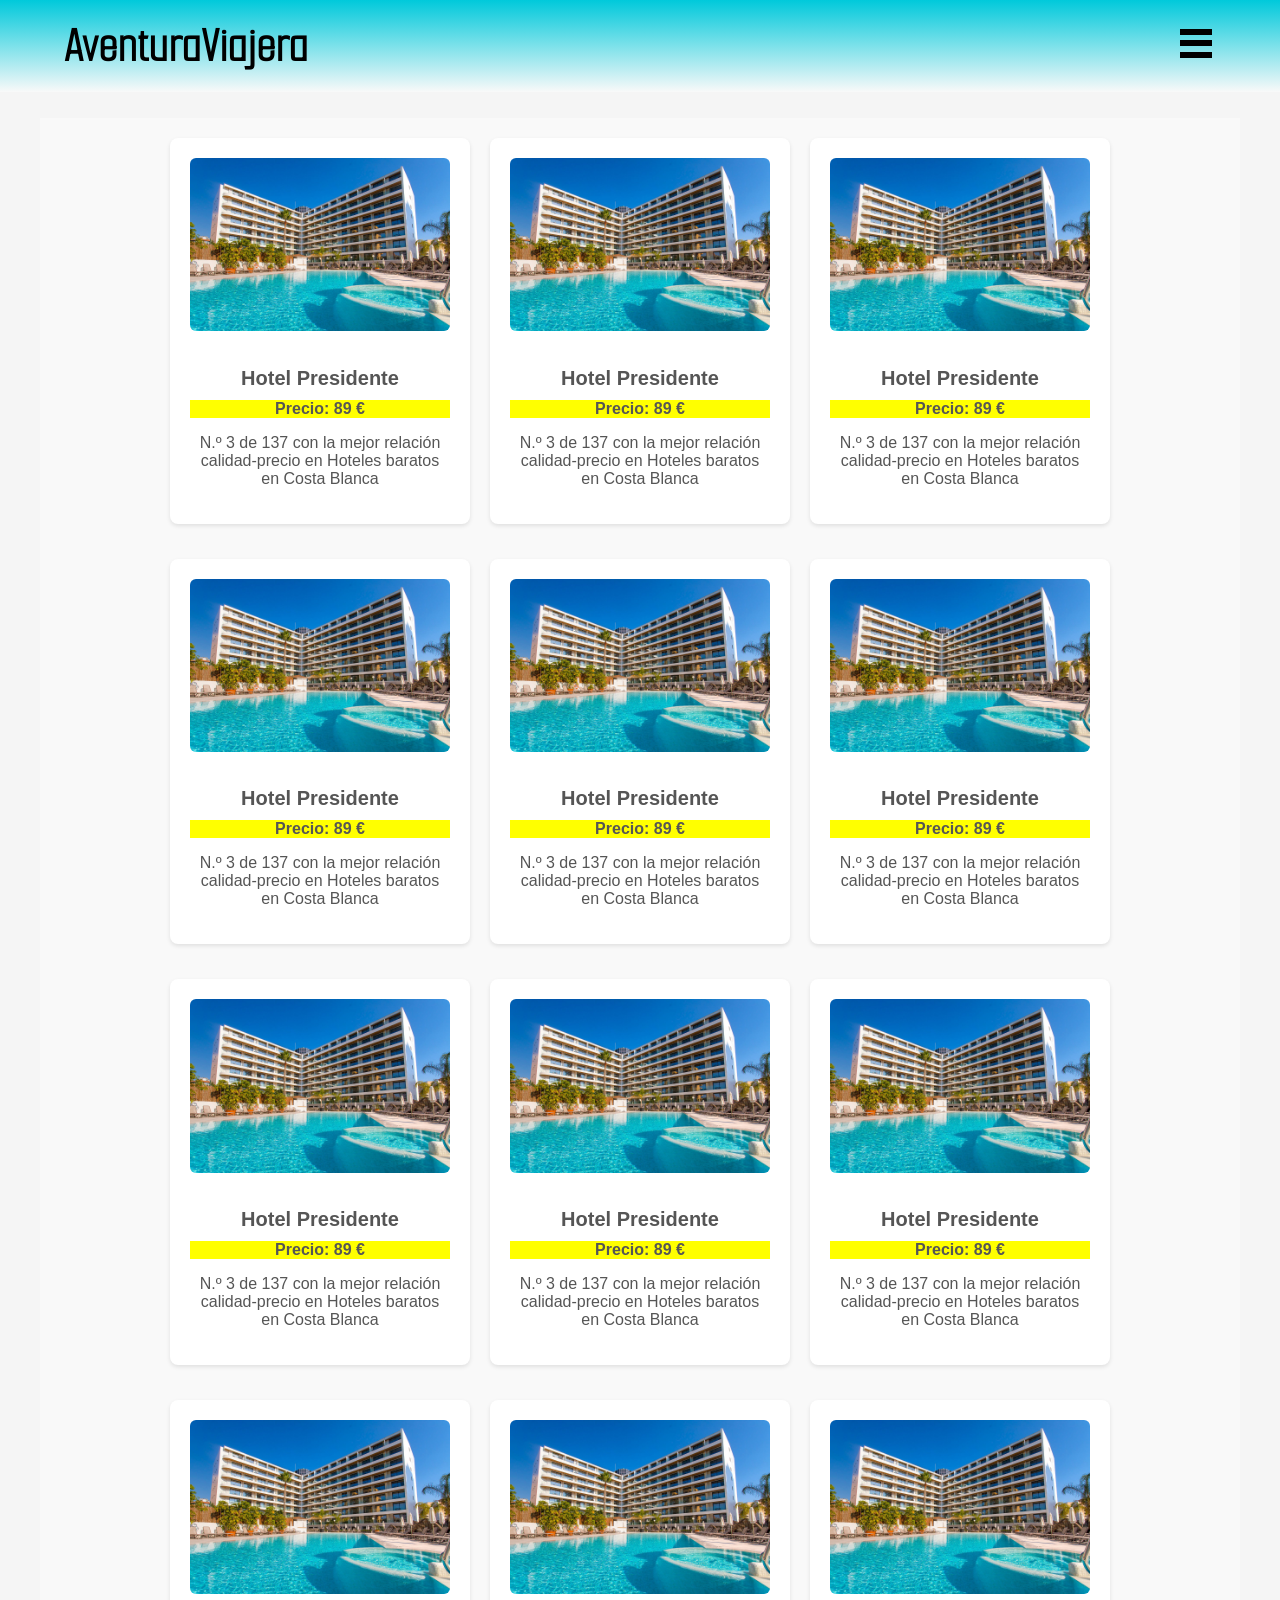
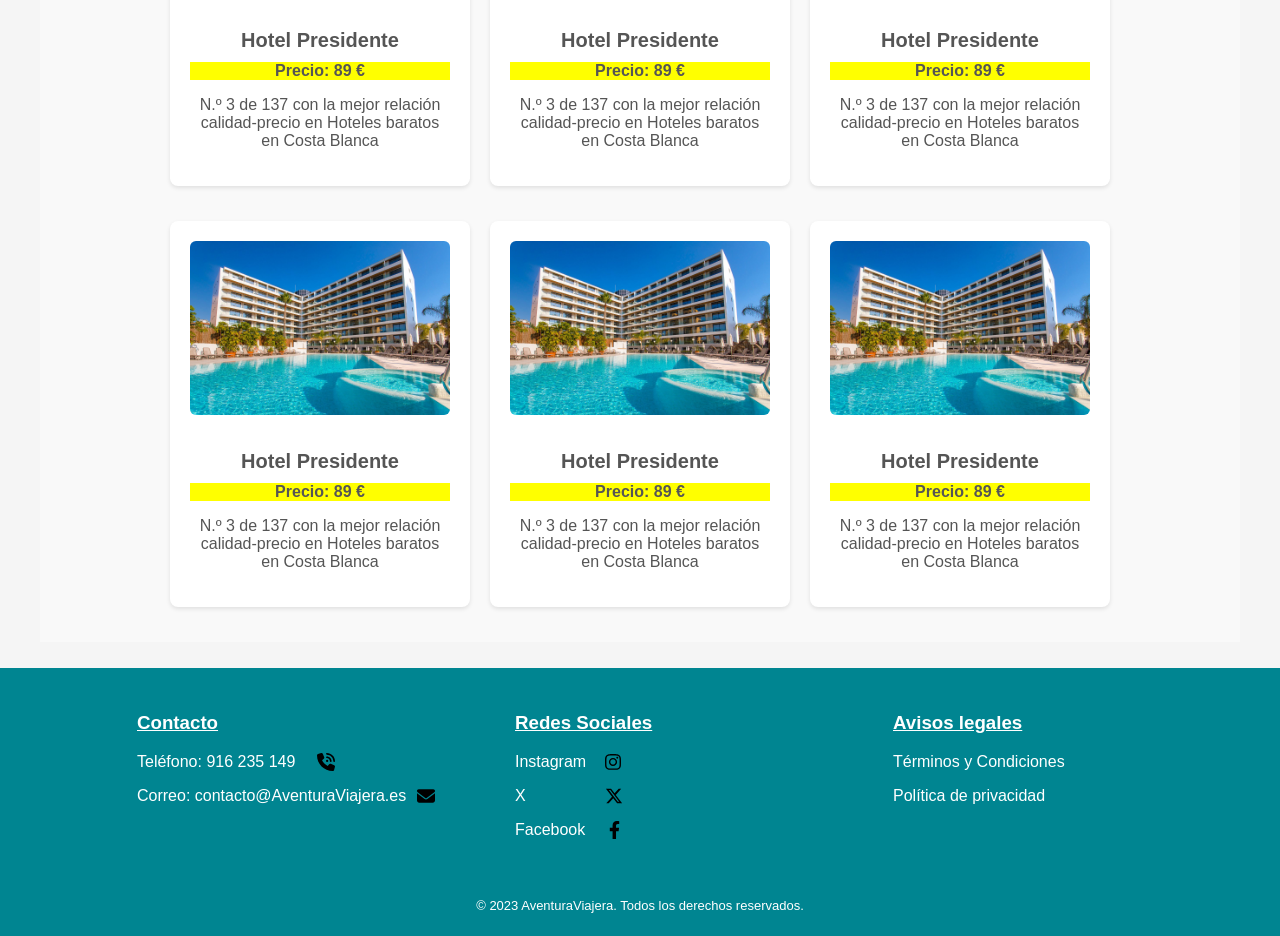
<file: index.html>
<!DOCTYPE html>
<html lang="es">
<head>
    <!-- Metadatos -->
    <meta charset="UTF-8">
    <meta name="viewport" content="width=device-width, initial-scale=1.0">
    <title>AventuraViajera</title>
    
    <!-- Enlaces a hojas de estilos -->
    <link rel="stylesheet" href="./Public/CSS/inicio.css">
    <link rel="stylesheet" href="./Public/CSS/PLANTILLAS/cabecera.css">
    <link rel="stylesheet" href="./Public/CSS/PLANTILLAS/piePagina.css">
</head>
<body>
    <!-- Cabecera de la página -->
    <header class="header">
        <div class="child-header">
            <!-- Logo -->
            <div class="box-logo">
                <a href="index.html" class="link-logo">AventuraViajera</a>
            </div>
            
            <!-- Menú de navegación -->
            <nav class="box-menu-navegacion" id="menu-navegacion">
                <ul class="menu-navegacion">
                    <!-- Opciones del menú -->
                    <li class="item-menu">
                        <a href="index.html" class="item-menu-link">Inicio</a>
                    </li>
                    <li class="item-menu">
                        <a href="./Public/HTML/sobreNosotros.html" class="item-menu-link">Sobre Nosotros</a>
                    </li>
                    <li class="item-menu">
                        <a href="./Public/HTML/servicios.html" class="item-menu-link">Servicios</a>
                    </li>
                    <li class="item-menu">
                        <a href="./Public/HTML/inicioSesion.html" class="item-menu-link">Iniciar Sesion</a>
                    </li>
                </ul>
            </nav>
            
            <!-- Botón para menú en dispositivos móviles -->
            <input type="checkbox" class="boton-menu" id="boton-menu" name="boton-menu">
            <label for="boton-menu">
                <section class="boton-menu-boton">
                    <span class="lineas-menu"></span>
                    <span class="lineas-menu"></span>
                    <span class="lineas-menu"></span>
                </section>
            </label>
        </div>
    </header>
    
    <!-- Contenido principal: lista de hoteles -->
    <main class="hotel-list">
        <!-- Sección de cada hotel con sus detalles -->
        <!-- Se repite la estructura para varios hoteles -->
        <a href="./Public/HTML/hotel.html">
            <section class="hotel-card">
                <img src="./Public/IMAGE/HOTELES/hotel-presidente-4s.jpg" alt="Hotel presidente">
                <h2>Hotel Presidente</h2>
                <div class="precio">Precio: 89 €</div>
                <p>N.º 3 de 137 con la mejor relación calidad-precio en Hoteles baratos en Costa Blanca</p>
            </section>
        </a>
        <a href="./Public/HTML/hotel.html">
            <section class="hotel-card">
                <img src="./Public/IMAGE/HOTELES/hotel-presidente-4s.jpg" alt="Hotel presidente">
                <h2>Hotel Presidente</h2>
                <div class="precio">Precio: 89 €</div>
                <p>N.º 3 de 137 con la mejor relación calidad-precio en Hoteles baratos en Costa Blanca</p>
            </section>
        </a>
        <a href="./Public/HTML/hotel.html">
            <section class="hotel-card">
                <img src="./Public/IMAGE/HOTELES/hotel-presidente-4s.jpg" alt="Hotel presidente">
                <h2>Hotel Presidente</h2>
                <div class="precio">Precio: 89 €</div>
                <p>N.º 3 de 137 con la mejor relación calidad-precio en Hoteles baratos en Costa Blanca</p>
            </section>
        </a>
        <a href="./Public/HTML/hotel.html">
            <section class="hotel-card">
                <img src="./Public/IMAGE/HOTELES/hotel-presidente-4s.jpg" alt="Hotel presidente">
                <h2>Hotel Presidente</h2>
                <div class="precio">Precio: 89 €</div>
                <p>N.º 3 de 137 con la mejor relación calidad-precio en Hoteles baratos en Costa Blanca</p>
            </section>
        </a>
        <a href="./Public/HTML/hotel.html">
            <section class="hotel-card">
                <img src="./Public/IMAGE/HOTELES/hotel-presidente-4s.jpg" alt="Hotel presidente">
                <h2>Hotel Presidente</h2>
                <div class="precio">Precio: 89 €</div>
                <p>N.º 3 de 137 con la mejor relación calidad-precio en Hoteles baratos en Costa Blanca</p>
            </section>
        </a>
        <a href="./Public/HTML/hotel.html">
            <section class="hotel-card">
                <img src="./Public/IMAGE/HOTELES/hotel-presidente-4s.jpg" alt="Hotel presidente">
                <h2>Hotel Presidente</h2>
                <div class="precio">Precio: 89 €</div>
                <p>N.º 3 de 137 con la mejor relación calidad-precio en Hoteles baratos en Costa Blanca</p>
            </section>
        </a>
        <a href="./Public/HTML/hotel.html">
            <section class="hotel-card">
                <img src="./Public/IMAGE/HOTELES/hotel-presidente-4s.jpg" alt="Hotel presidente">
                <h2>Hotel Presidente</h2>
                <div class="precio">Precio: 89 €</div>
                <p>N.º 3 de 137 con la mejor relación calidad-precio en Hoteles baratos en Costa Blanca</p>
            </section>
        </a>
        <a href="./Public/HTML/hotel.html">
            <section class="hotel-card">
                <img src="./Public/IMAGE/HOTELES/hotel-presidente-4s.jpg" alt="Hotel presidente">
                <h2>Hotel Presidente</h2>
                <div class="precio">Precio: 89 €</div>
                <p>N.º 3 de 137 con la mejor relación calidad-precio en Hoteles baratos en Costa Blanca</p>
            </section>
        </a>
        <a href="./Public/HTML/hotel.html">
            <section class="hotel-card">
                <img src="./Public/IMAGE/HOTELES/hotel-presidente-4s.jpg" alt="Hotel presidente">
                <h2>Hotel Presidente</h2>
                <div class="precio">Precio: 89 €</div>
                <p>N.º 3 de 137 con la mejor relación calidad-precio en Hoteles baratos en Costa Blanca</p>
            </section>
        </a>
        <a href="./Public/HTML/hotel.html">
            <section class="hotel-card">
                <img src="./Public/IMAGE/HOTELES/hotel-presidente-4s.jpg" alt="Hotel presidente">
                <h2>Hotel Presidente</h2>
                <div class="precio">Precio: 89 €</div>
                <p>N.º 3 de 137 con la mejor relación calidad-precio en Hoteles baratos en Costa Blanca</p>
            </section>
        </a>
        <a href="./Public/HTML/hotel.html">
            <section class="hotel-card">
                <img src="./Public/IMAGE/HOTELES/hotel-presidente-4s.jpg" alt="Hotel presidente">
                <h2>Hotel Presidente</h2>
                <div class="precio">Precio: 89 €</div>
                <p>N.º 3 de 137 con la mejor relación calidad-precio en Hoteles baratos en Costa Blanca</p>
            </section>
        </a>
        <a href="./Public/HTML/hotel.html">
            <section class="hotel-card">
                <img src="./Public/IMAGE/HOTELES/hotel-presidente-4s.jpg" alt="Hotel presidente">
                <h2>Hotel Presidente</h2>
                <div class="precio">Precio: 89 €</div>
                <p>N.º 3 de 137 con la mejor relación calidad-precio en Hoteles baratos en Costa Blanca</p>
            </section>
        </a>
        <a href="./Public/HTML/hotel.html">
            <section class="hotel-card">
                <img src="./Public/IMAGE/HOTELES/hotel-presidente-4s.jpg" alt="Hotel presidente">
                <h2>Hotel Presidente</h2>
                <div class="precio">Precio: 89 €</div>
                <p>N.º 3 de 137 con la mejor relación calidad-precio en Hoteles baratos en Costa Blanca</p>
            </section>
        </a>
        <a href="./Public/HTML/hotel.html">
            <section class="hotel-card">
                <img src="./Public/IMAGE/HOTELES/hotel-presidente-4s.jpg" alt="Hotel presidente">
                <h2>Hotel Presidente</h2>
                <div class="precio">Precio: 89 €</div>
                <p>N.º 3 de 137 con la mejor relación calidad-precio en Hoteles baratos en Costa Blanca</p>
            </section>
        </a>
        <a href="./Public/HTML/hotel.html">
            <section class="hotel-card">
                <img src="./Public/IMAGE/HOTELES/hotel-presidente-4s.jpg" alt="Hotel presidente">
                <h2>Hotel Presidente</h2>
                <div class="precio">Precio: 89 €</div>
                <p>N.º 3 de 137 con la mejor relación calidad-precio en Hoteles baratos en Costa Blanca</p>
            </section>
        </a>
    </main>
    
    <!-- Pie de página -->
    <footer>
        <!-- Sección de información de contacto y redes sociales -->
        <section class="contenedores">
            <!-- Información de contacto -->
            <section>
                <article>
                    <h3>Contacto</h3>
                </article>
                <article>
                    <p id="telefono">Teléfono: <a href="tel:+34916235149">916 235 149</a></p>
                    <p id="correoElectronico">Correo: <a href="mailto:contacto@AventuraViajera.es">contacto@AventuraViajera.es</a></p>
                </article>
            </section>
            <!-- Redes sociales -->
            <section>
                <article>
                    <h3>Redes Sociales</h3>
                </article>
                <article>
                    <p id="instagram"><a href="https://www.instagram.com/">Instagram</a></p>
                    <p id="X"><a href="https://twitter.com/">X</a></p>
                    <p id="facebook"><a href="https://www.facebook.com/">Facebook</a></p>
                </article>
            </section>
            <!-- Avisos legales -->
            <section>
                <article>
                    <h3>Avisos legales</h3>
                </article>
                <article>
                    <p id="terminosCondiciones"><a href="./Public/HTML/terminosYCondiciones.html">Términos y Condiciones</a></p>
                    <p id="politicas"><a href="./Public/HTML/politicaDePrivacidad.html">Política de privacidad</a></p>
                </article>
            </section>
        </section>
        <!-- Derechos de autor -->
        <section>
            <p>&copy; 2023 AventuraViajera. Todos los derechos reservados.</p>
        </section>
    </footer>
    
    <!-- Script JavaScript -->
    <script src="./Public/JS/script.js"></script>
</body>
</html>
</file>
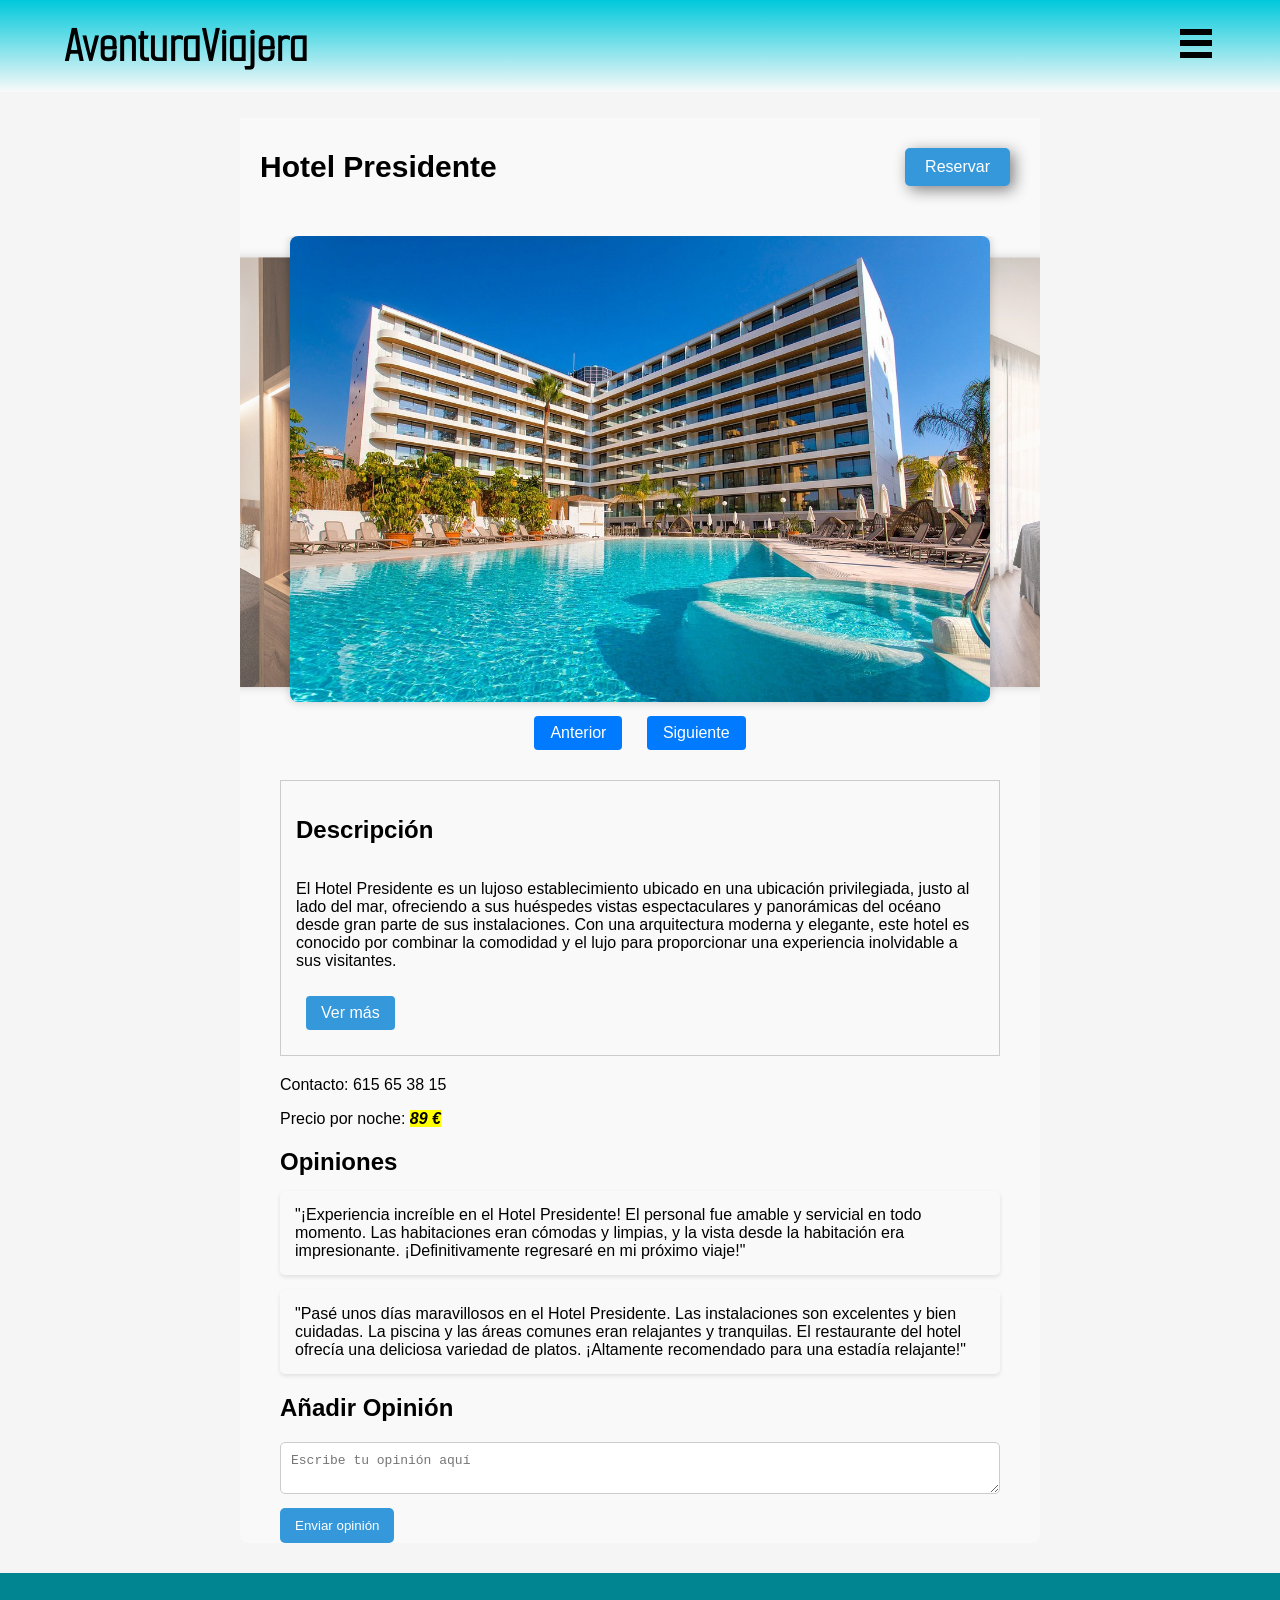
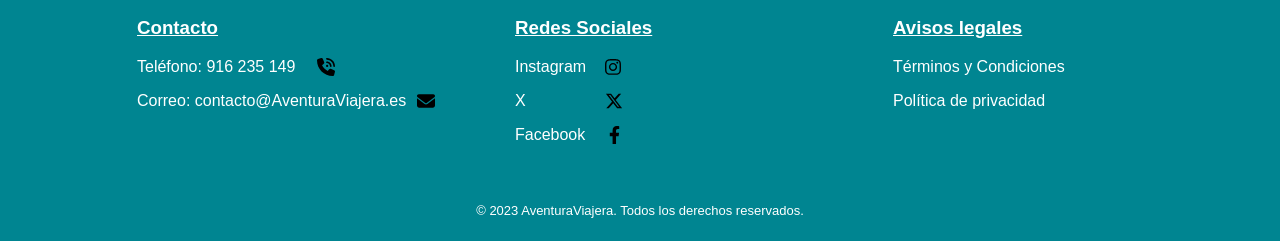
<file: Public/HTML/hotel.html>
<!DOCTYPE html>
<html lang="es">
<head>
    <meta charset="UTF-8">
    <meta name="viewport" content="width=device-width, initial-scale=1.0">
    <title>AventuraViajera</title>
    <link rel="stylesheet" href="./../CSS/PLANTILLAS/cabecera.css">
    <link rel="stylesheet" href="./../CSS/PLANTILLAS/piePagina.css">
    <link rel="stylesheet" href="./../CSS/paginaHoteles.css">
</head>
<body>
    <!-- Cabecera de la página -->
    <header class="header">
        <div class="child-header">
            <!-- Logo del sitio web -->
            <div class="box-logo">
                <a href="./../../index.html" class="link-logo">AventuraViajera</a>
            </div>

            <!-- Menú de navegación -->
            <nav class="box-menu-navegacion" id="menu-navegacion">
                <ul class="menu-navegacion">
                    <li class="item-menu">
                        <a href="./../../index.html" class="item-menu-link">Inicio</a>
                    </li>
                    <li class="item-menu">
                        <a href="./sobreNosotros.html" class="item-menu-link">Sobre Nosotros</a>
                    </li>
                    <li class="item-menu">
                        <a href="./servicios.html" class="item-menu-link">Servicios</a>
                    </li>
                    <li class="item-menu">
                        <a href="./inicioSesion.html" class="item-menu-link">Iniciar Sesion</a>
                    </li>
                </ul>
            </nav>

            <!-- Botón de menú -->
            <input type="checkbox" class="boton-menu" id="boton-menu" name="boton-menu">
            <label for="boton-menu">
                <section class="boton-menu-boton">
                    <span class="lineas-menu"></span>
                    <span class="lineas-menu"></span>
                    <span class="lineas-menu"></span>
                </section>
            </label>
        </div>
    </header>

    <!-- Contenido principal -->
    <main class="hotel-details">
        <!-- Información del hotel -->
        <section class="hotel-info">
            <!-- Cabecera del hotel -->
            <section class="cabecera-hotel">
                <h1>Hotel Presidente</h1>
                <button class="reservar">Reservar</button>
            </section>

            <!-- Galería de imágenes -->
            <section class="gallery">
                <!-- Imágenes de la galería -->
                <img src="./../IMAGE/HOTELES/hotel-presidente-4s.jpg" alt="Principal" class="gallery-image current-image">
                <img src="./../IMAGE/HOTELES/hotel-presidente-4s-habitacion.jpg" alt="Anterior" class="gallery-image previous-image">
                <img src="./../IMAGE/HOTELES/hotel-presidente-4s (1).jpg" alt="Siguiente" class="gallery-image next-image">
                <!-- Botones para cambiar de imagen -->
                <button id="btn-previous" class="btn-anterior">Anterior</button>
                <button id="btn-next" class="btn-siguiente">Siguiente</button>
            </section>

            <!-- Descripción del hotel -->
            <section class="descripcion">
                <h2>Descripción</h2>
                <div class="descripcion-corta">
                    <!-- Descripción corta del hotel -->
                    <p>
                        El Hotel Presidente es un lujoso establecimiento ubicado en una ubicación privilegiada, justo al lado del mar, ofreciendo a sus huéspedes vistas espectaculares y panorámicas del océano desde gran parte de sus instalaciones. Con una arquitectura moderna y elegante, este hotel es conocido por combinar la comodidad y el lujo para proporcionar una experiencia inolvidable a sus visitantes.
                    </p>
                </div>
                <div class="descripcion-completa" style="display: none;">
                    <!-- Descripción completa del hotel (oculta inicialmente) -->
                    <p>
                        Las habitaciones de lujo del Hotel Presidente están diseñadas con un estilo refinado y están equipadas con comodidades de primer nivel para asegurar el máximo confort de los huéspedes. <br><br>Cada habitación cuenta con una decoración sofisticada, mobiliario elegante, amplias camas, televisores de pantalla plana, acceso a internet de alta velocidad y balcones privados con impresionantes vistas al mar, permitiendo a los huéspedes relajarse mientras disfrutan del paisaje y del sonido relajante de las olas. <br><br>Este hotel ofrece una amplia gama de servicios y comodidades exclusivas. La piscina del Hotel Presidente es un oasis de tranquilidad donde los huéspedes pueden sumergirse y disfrutar de un ambiente relajante con vistas al mar. Además, cuenta con un bar en la piscina que ofrece una variedad de bebidas refrescantes y cócteles exquisitos para complementar la experiencia. <br><br>Los huéspedes pueden deleitarse con la excelente gastronomía en los restaurantes del hotel, donde se ofrecen platos gourmet preparados por chefs expertos, utilizando ingredientes frescos y locales. <br><br>El hotel también cuenta con un spa de clase mundial, donde los visitantes pueden disfrutar de tratamientos rejuvenecedores y relajantes. Además, el Hotel Presidente brinda servicios excepcionales, como conserjería las 24 horas, servicio de habitaciones, instalaciones para eventos y reuniones, y acceso directo a la playa para que los huéspedes puedan disfrutar del mar y realizar actividades acuáticas. <br><br>Con su ubicación privilegiada, instalaciones de alta gama y atención al detalle, el Hotel Presidente ofrece una experiencia única y lujosa para aquellos que buscan una estancia inolvidable junto al mar.
                    </p>
                </div>
                <!-- Botón para expandir la descripción -->
                <button id="verMasBtn">Ver más</button>
            </section>

            <!-- Información adicional del hotel -->
            <p class="contacto">Contacto: 615 65 38 15</p>
            <p class="precio">Precio por noche: <i class="dinero">89 €</i></p>

            <!-- Sección de opiniones -->
            <section class="opiniones">
                <h2>Opiniones</h2>
                <div class="opinions">
                    <!-- Opiniones de los huéspedes -->
                    <div class="opinion">
                        <p>"¡Experiencia increíble en el Hotel Presidente! El personal fue amable y servicial en todo momento. Las habitaciones eran cómodas y limpias, y la vista desde la habitación era impresionante. ¡Definitivamente regresaré en mi próximo viaje!"</p>
                    </div>
                    <div class="opinion">
                        <p>"Pasé unos días maravillosos en el Hotel Presidente. Las instalaciones son excelentes y bien cuidadas. La piscina y las áreas comunes eran relajantes y tranquilas. El restaurante del hotel ofrecía una deliciosa variedad de platos. ¡Altamente recomendado para una estadía relajante!"</p>
                    </div>
                </div>
                <!-- Formulario para agregar opiniones -->
                <h2>Añadir Opinión</h2>
                <form id="opinion-form">
                    <textarea name="opinion" placeholder="Escribe tu opinión aquí"></textarea>
                    <input type="submit" value="Enviar opinión">
                </form>
            </section>
        </section>
    </main>

    <!-- Pie de página -->
    <footer>
        <!-- Secciones de contacto, redes sociales y avisos legales -->
        <section class="contenedores">
            <section>
                <!-- Sección de contacto -->
                <article>
                    <h3>Contacto</h3>
                </article>
                <article>
                    <p id="telefono">Teléfono: <a href="tel:+34916235149">916 235 149</a></p>
                    <p id="correoElectronico">Correo: <a href="mailto:contacto@AventuraViajera.es">contacto@AventuraViajera.es</a></p>
                </article>
            </section>
            <section>
                <!-- Sección de redes sociales -->
                <article>
                    <h3>Redes Sociales</h3>
                </article>
                <article>
                    <p id="instagram"><a href="https://www.instagram.com/">Instagram</a></p>
                    <p id="X"><a href="https://twitter.com/">X</a></p>
                    <p id="facebook"><a href="https://www.facebook.com/">Facebook</a></p>
                </article>
            </section>
            <section>
                <!-- Sección de avisos legales -->
                <article>
                    <h3>Avisos legales</h3>
                </article>
                <article>
                    <p id="terminosCondiciones"><a href="./terminosYCondiciones.html">Términos y Condiciones</a></p>
                    <p id="politicas"><a href="./politicaDePrivacidad.html">Política de privacidad</a></p>
                </article>
            </section>
        </section>
        <!-- Derechos de autor -->
        <section>
            <p>&copy; 2023 AventuraViajera. Todos los derechos reservados.</p>
        </section>
    </footer>

    <!-- Scripts -->
    <script src="./../JS/ampliarDescipcion.js"></script>
    <script src="./../JS/galeriaImagenes.js"></script>
    <script src="./../JS/script.js"></script>
</body>
</html>
</file>
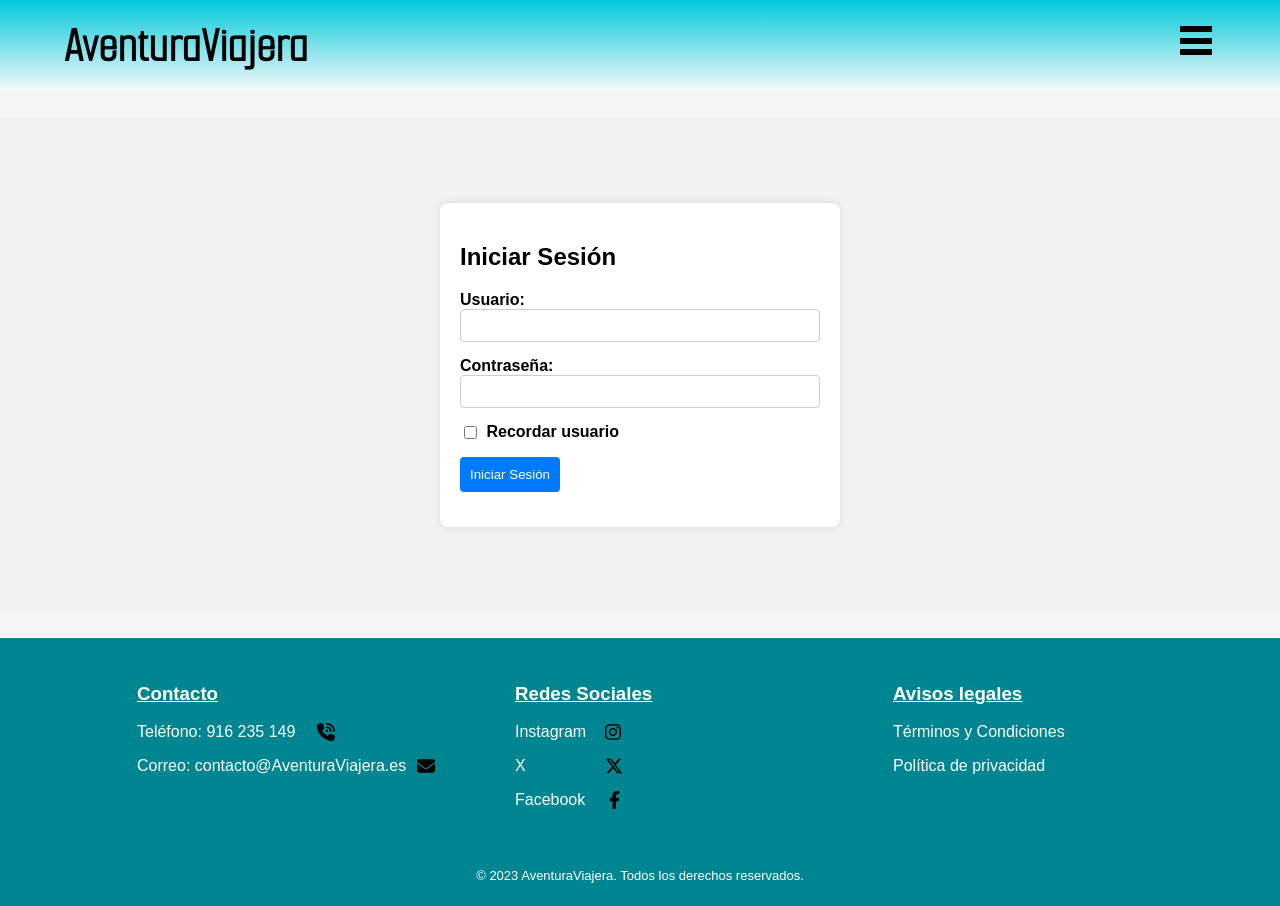
<file: Public/HTML/inicioSesion.html>
<!DOCTYPE html>
<html lang="es">
<head>
    <!-- Metadatos -->
    <meta charset="UTF-8">
    <meta name="viewport" content="width=device-width, initial-scale=1.0">
    <title>AventuraViajera</title>

    <!-- Enlaces a archivos de estilo CSS -->
    <link rel="stylesheet" href="./../CSS/PLANTILLAS/cabecera.css">
    <link rel="stylesheet" href="./../CSS/PLANTILLAS/piePagina.css">
    <link rel="stylesheet" href="./../CSS/inicioSesion.css">
</head>
<body>
    <!-- Encabezado de la página -->
    <header class="header">
        <div class="child-header">
            <!-- Logo -->
            <div class="box-logo">
                <a href="./../../index.html" class="link-logo">AventuraViajera</a>
            </div>

            <!-- Menú de navegación -->
            <nav class="box-menu-navegacion" id="menu-navegacion">
                <ul class="menu-navegacion">
                    <li class="item-menu">
                        <a href="./../../index.html" class="item-menu-link">Inicio</a>
                    </li>
                    <li class="item-menu">
                        <a href="./sobreNosotros.html" class="item-menu-link">Sobre Nosotros</a>
                    </li>
                    <li class="item-menu">
                        <a href="./servicios.html" class="item-menu-link">Servicios</a>
                    </li>
                </ul>
            </nav>

            <!-- Checkbox para el menú de hamburguesa en dispositivos móviles -->
            <input type="checkbox" class="boton-menu" id="boton-menu" name="boton-menu">
            <label for="boton-menu">
                <section class="boton-menu-boton">
                    <span class="lineas-menu"></span>
                    <span class="lineas-menu"></span>
                    <span class="lineas-menu"></span>
                </section>
            </label>
        </div>
    </header>

    <!-- Contenido principal: Inicio de sesión -->
    <main class="login-main">
        <div class="login-container">
            <h2>Iniciar Sesión</h2>
            <!-- Formulario de inicio de sesión -->
            <form id="login-form">
                <div class="form-group">
                    <label for="username">Usuario:</label>
                    <input type="text" id="username" name="username" required>
                </div>
                <div class="form-group">
                    <label for="password">Contraseña:</label>
                    <input type="password" id="password" name="password" required>
                </div>
                <div class="form-group">
                    <input type="checkbox" id="remember" name="remember">
                    <label for="remember">Recordar usuario</label>
                </div>
                <div class="form-group">
                    <button type="submit">Iniciar Sesión</button>
                </div>
            </form>
        </div>
    </main>

    <!-- Pie de página -->
    <footer>
        <!-- Sección de información de contacto y redes sociales -->
        <section class="contenedores">
            <!-- Información de contacto -->
            <section>
                <article>
                    <h3>Contacto</h3>
                </article>
                <article>
                    <!-- Teléfono y correo electrónico -->
                    <p id="telefono">Teléfono: <a href="tel:+34916235149">916 235 149</a></p>
                    <p id="correoElectronico">Correo: <a href="mailto:contacto@AventuraViajera.es">contacto@AventuraViajera.es</a></p>
                </article>
            </section>

            <!-- Redes sociales -->
            <section>
                <article>
                    <h3>Redes Sociales</h3>
                </article>
                <article>
                    <!-- Enlaces a redes sociales -->
                    <p id="instagram"><a href="https://www.instagram.com/">Instagram</a></p>
                    <p id="X"><a href="https://twitter.com/">X</a></p>
                    <p id="facebook"><a href="https://www.facebook.com/">Facebook</a></p>
                </article>
            </section>

            <!-- Enlaces a términos y condiciones y política de privacidad -->
            <section>
                <article>
                    <h3>Avisos legales</h3>
                </article>
                <article>
                    <!-- Enlaces a páginas de términos y condiciones y política de privacidad -->
                    <p id="terminosCondiciones"><a href="./terminosYCondiciones.html">Términos y Condiciones</a></p>
                    <p id="politicas"><a href="./politicaDePrivacidad.html">Política de privacidad</a></p>
                </article>
            </section>
        </section>

        <!-- Información de derechos de autor -->
        <section>
            <p>&copy; 2023 AventuraViajera. Todos los derechos reservados.</p>
        </section>
    </footer>

    <!-- Inclusión de script JavaScript -->
    <script src="./../JS/script.js"></script>
</body>
</html>
</file>
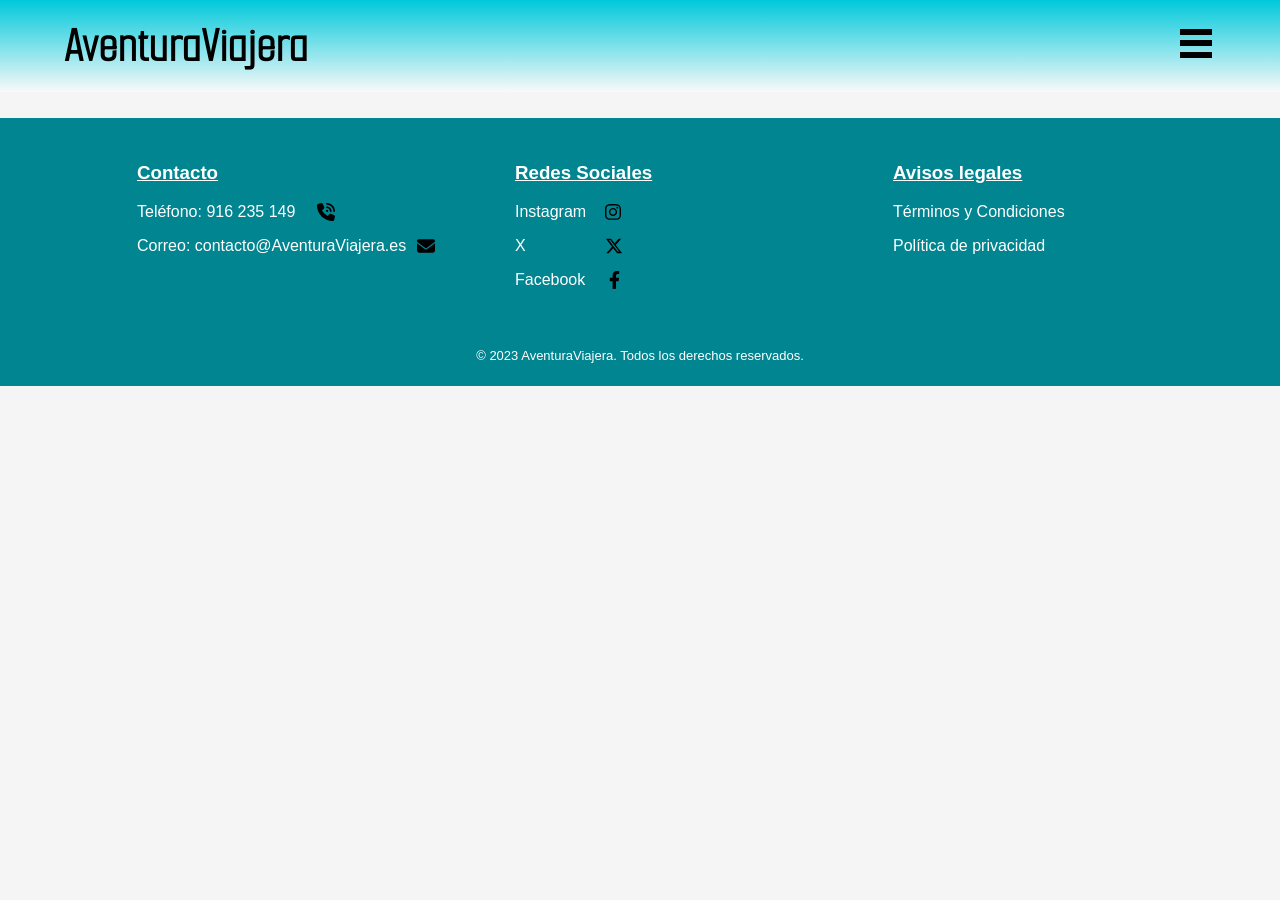
<file: Public/HTML/plantilla.html>
<!DOCTYPE html>
<html lang="es">
<head>
    <meta charset="UTF-8">
    <meta name="viewport" content="width=device-width, initial-scale=1.0">
    <title>AventuraViajera</title>
    <link rel="stylesheet" href="./../CSS/PLANTILLAS/cabecera.css">
    <link rel="stylesheet" href="./../CSS/PLANTILLAS/piePagina.css">
</head>
<body>
    <header class="header">
        <div class="child-header">
            <div class="box-logo">
                <a href="./../../index.html" class="link-logo">AventuraViajera</a>
            </div>

            <nav class="box-menu-navegacion" id="menu-navegacion">
                <ul class="menu-navegacion">
                    <li class="item-menu">
                        <a href="./../../index.html" class="item-menu-link">Inicio</a>
                    </li>
                    <li class="item-menu">
                        <a href="./sobreNosotros.html" class="item-menu-link">Sobre Nosotros</a>
                    </li>

                    <li class="item-menu">
                        <a href="./servicios.html" class="item-menu-link">Servicios</a>
                    </li>
                    <li class="item-menu">
                        <a href="./inicioSesion.html" class="item-menu-link">Iniciar Sesion</a>
                    </li>
                </ul>
            </nav>

            <input type="checkbox" class="boton-menu" id="boton-menu" name="boton-menu">
                <label for="boton-menu">
                    <section class="boton-menu-boton">
                        <span class="lineas-menu"></span>
                        <span class="lineas-menu"></span>
                        <span class="lineas-menu"></span>
                    </section>
                </label>
        </div>
    </header>
    <main>

    </main>
    <footer>
        <!--Logos: https://fontawesome.com/-->
        <section class="contenedores">
            <section>
                <article>
                    <h3>Contacto</h3>
                </article>
                <article>
                    <p id="telefono">Teléfono: <a href="tel:+34916235149">916 235 149</a></p>
                    <p id="correoElectronico">Correo: <a href="mailto:contacto@AventuraViajera.es">contacto@AventuraViajera.es</a></p>
                </article>
            </section>
            <section>
                <article>
                    <h3>Redes Sociales</h3>
                </article>
                <article>
                    <p id="instagram"><a href="https://www.instagram.com/">Instagram</a></p>
                    <p id="X"><a href="https://twitter.com/">X</a></p>
                    <p id="facebook"><a href="https://www.facebook.com/">Facebook</a></p>
                </article>
            </section>
            <section>
                <article>
                    <h3>Avisos legales</h3>
                </article>
                <article>
                    <p id="terminosCondiciones"><a href="./terminosYCondiciones.html">Términos y Condiciones</a></p>
                    <p id="politicas"><a href="./politicaDePrivacidad.html">Política de privacidad</a></p>
                </article>
            </section>
        </section>
        <section>
            <p>&copy; 2023 AventuraViajera. Todos los derechos reservados.</p>
        </section>
    </footer>
    <script src="./../JS/script.js"></script>
</body>
</html>
</file>
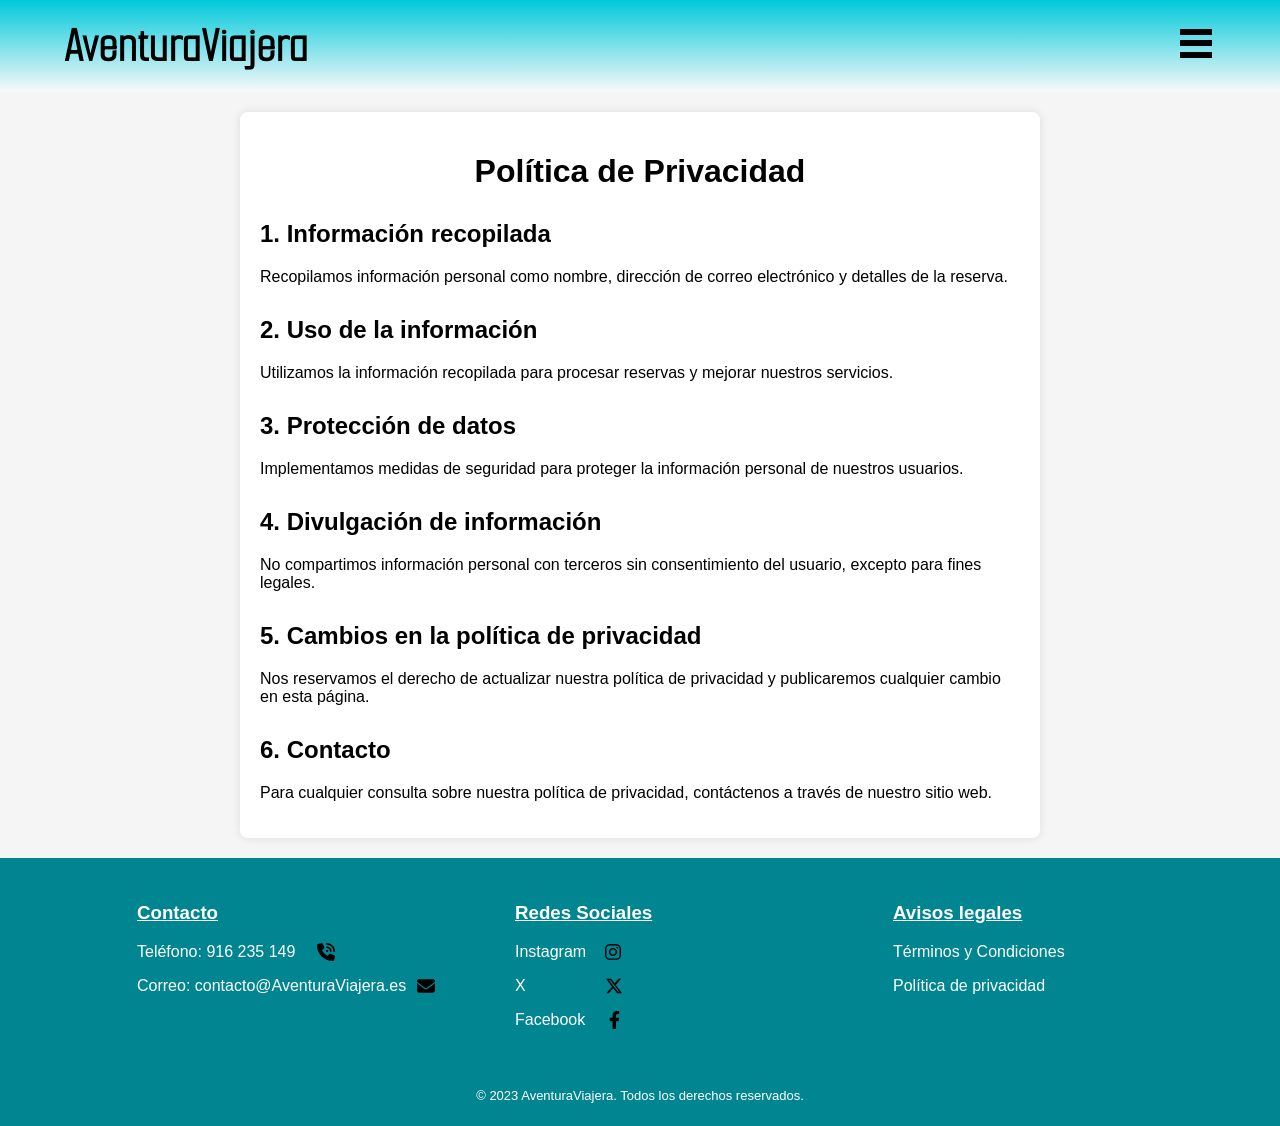
<file: Public/HTML/politicaDePrivacidad.html>
<!DOCTYPE html>
<html lang="es">
<head>
    <!-- Metadatos -->
    <meta charset="UTF-8">
    <meta name="viewport" content="width=device-width, initial-scale=1.0">
    <title>AventuraViajera</title>

    <!-- Enlaces a archivos de estilo CSS -->
    <link rel="stylesheet" href="./../CSS/PLANTILLAS/cabecera.css">
    <link rel="stylesheet" href="./../CSS/PLANTILLAS/piePagina.css">
    <link rel="stylesheet" href="./../CSS/politicaDePrivacidad.css">
</head>
<body>
    <!-- Encabezado de la página -->
    <header class="header">
        <div class="child-header">
            <!-- Logo -->
            <div class="box-logo">
                <a href="./../../index.html" class="link-logo">AventuraViajera</a>
            </div>

            <!-- Menú de navegación -->
            <nav class="box-menu-navegacion" id="menu-navegacion">
                <ul class="menu-navegacion">
                    <li class="item-menu">
                        <a href="./../../index.html" class="item-menu-link">Inicio</a>
                    </li>
                    <li class="item-menu">
                        <a href="./sobreNosotros.html" class="item-menu-link">Sobre Nosotros</a>
                    </li>
                    <li class="item-menu">
                        <a href="./servicios.html" class="item-menu-link">Servicios</a>
                    </li>
                    <li class="item-menu">
                        <a href="./inicioSesion.html" class="item-menu-link">Iniciar Sesion</a>
                    </li>
                </ul>
            </nav>

            <!-- Checkbox para el menú de hamburguesa en dispositivos móviles -->
            <input type="checkbox" class="boton-menu" id="boton-menu" name="boton-menu">
            <label for="boton-menu">
                <section class="boton-menu-boton">
                    <span class="lineas-menu"></span>
                    <span class="lineas-menu"></span>
                    <span class="lineas-menu"></span>
                </section>
            </label>
        </div>
    </header>

    <!-- Contenido principal: Política de Privacidad -->
    <main class="privacy-policy">
        <h1>Política de Privacidad</h1>
        
        <section>
            <h2>1. Información recopilada</h2>
            <p>Recopilamos información personal como nombre, dirección de correo electrónico y detalles de la reserva.</p>
        </section>
        
        <section>
            <h2>2. Uso de la información</h2>
            <p>Utilizamos la información recopilada para procesar reservas y mejorar nuestros servicios.</p>
        </section>
        
        <section>
            <h2>3. Protección de datos</h2>
            <p>Implementamos medidas de seguridad para proteger la información personal de nuestros usuarios.</p>
        </section>
        
        <section>
            <h2>4. Divulgación de información</h2>
            <p>No compartimos información personal con terceros sin consentimiento del usuario, excepto para fines legales.</p>
        </section>
        
        <section>
            <h2>5. Cambios en la política de privacidad</h2>
            <p>Nos reservamos el derecho de actualizar nuestra política de privacidad y publicaremos cualquier cambio en esta página.</p>
        </section>
        
        <section>
            <h2>6. Contacto</h2>
            <p>Para cualquier consulta sobre nuestra política de privacidad, contáctenos a través de nuestro sitio web.</p>
        </section>
    </main>

    <!-- Pie de página -->
    <footer>
        <!-- Sección de información de contacto y redes sociales -->
        <section class="contenedores">
            <!-- Información de contacto -->
            <section>
                <article>
                    <h3>Contacto</h3>
                </article>
                <article>
                    <!-- Teléfono y correo electrónico -->
                    <p id="telefono">Teléfono: <a href="tel:+34916235149">916 235 149</a></p>
                    <p id="correoElectronico">Correo: <a href="mailto:contacto@AventuraViajera.es">contacto@AventuraViajera.es</a></p>
                </article>
            </section>

            <!-- Redes sociales -->
            <section>
                <article>
                    <h3>Redes Sociales</h3>
                </article>
                <article>
                    <!-- Enlaces a redes sociales -->
                    <p id="instagram"><a href="https://www.instagram.com/">Instagram</a></p>
                    <p id="X"><a href="https://twitter.com/">X</a></p>
                    <p id="facebook"><a href="https://www.facebook.com/">Facebook</a></p>
                </article>
            </section>

            <!-- Enlaces a términos y condiciones y política de privacidad -->
            <section>
                <article>
                    <h3>Avisos legales</h3>
                </article>
                <article>
                    <!-- Enlaces a páginas de términos y condiciones y política de privacidad -->
                    <p id="terminosCondiciones"><a href="./terminosYCondiciones.html">Términos y Condiciones</a></p>
                    <p id="politicas"><a href="./politicaDePrivacidad.html">Política de privacidad</a></p>
                </article>
            </section>
        </section>

        <!-- Información de derechos de autor -->
        <section>
            <p>&copy; 2023 AventuraViajera. Todos los derechos reservados.</p>
        </section>
    </footer>

    <!-- Inclusión de script JavaScript -->
    <script src="./../JS/script.js"></script>
</body>
</html>
</file>
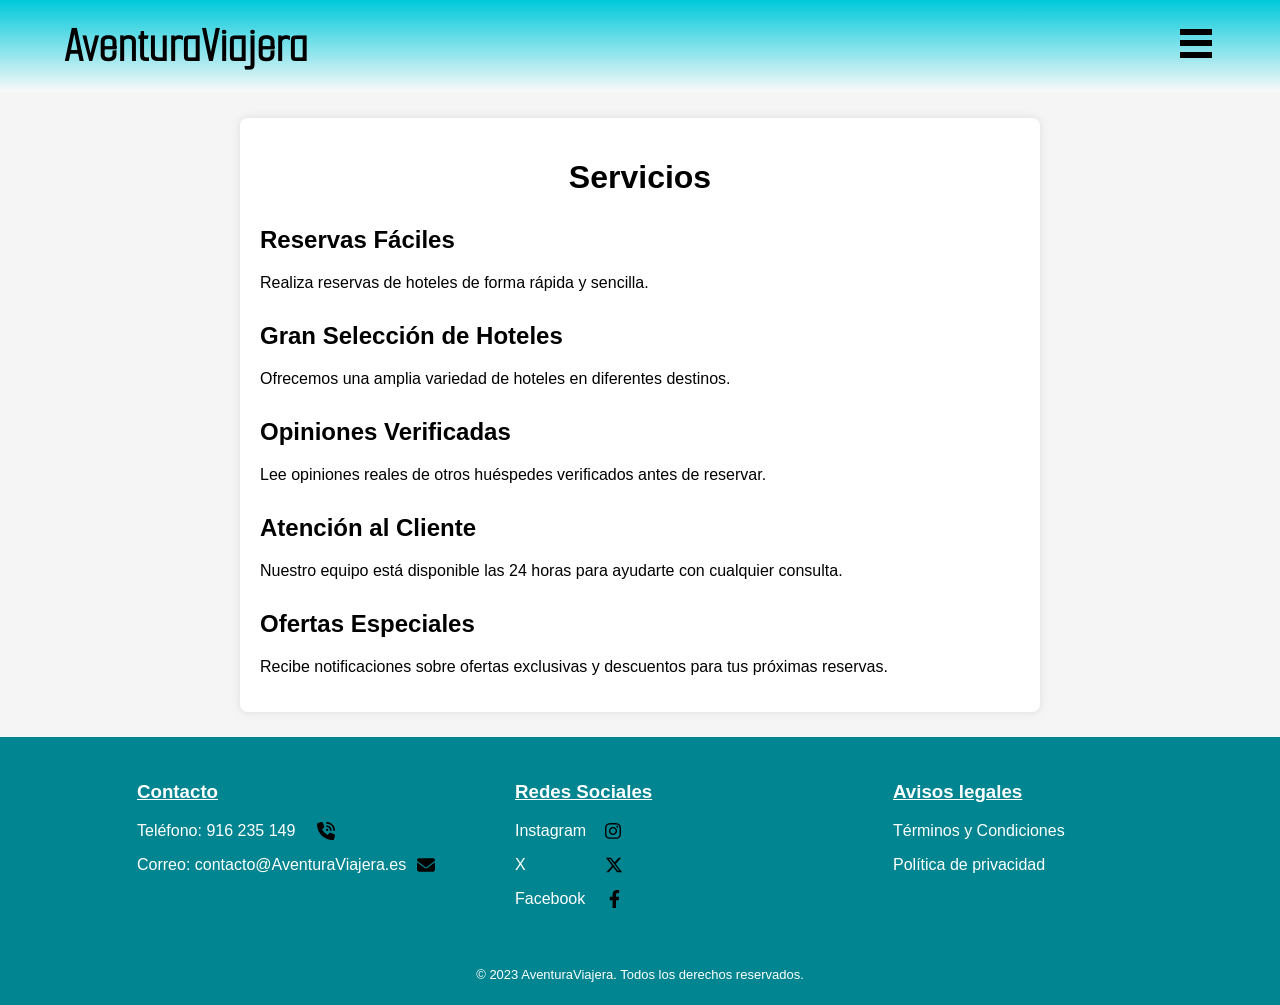
<file: Public/HTML/servicios.html>
<!DOCTYPE html>
<html lang="es">
<head>
    <meta charset="UTF-8">
    <meta name="viewport" content="width=device-width, initial-scale=1.0">
    <title>AventuraViajera</title>
    <link rel="stylesheet" href="./../CSS/PLANTILLAS/cabecera.css">
    <link rel="stylesheet" href="./../CSS/PLANTILLAS/piePagina.css">
    <link rel="stylesheet" href="./../CSS/servicios.css">
</head>
<body>
    <header class="header">
        <div class="child-header">
            <div class="box-logo">
                <a href="./../../index.html" class="link-logo">AventuraViajera</a>
            </div>

            <nav class="box-menu-navegacion" id="menu-navegacion">
                <ul class="menu-navegacion">
                    <li class="item-menu">
                        <a href="./../../index.html" class="item-menu-link">Inicio</a>
                    </li>
                    <li class="item-menu">
                        <a href="./sobreNosotros.html" class="item-menu-link">Sobre Nosotros</a>
                    </li>

                    <li class="item-menu">
                        <a href="./servicios.html" class="item-menu-link">Servicios</a>
                    </li>
                    <li class="item-menu">
                        <a href="./inicioSesion.html" class="item-menu-link">Iniciar Sesion</a>
                    </li>
                </ul>
            </nav>

            <input type="checkbox" class="boton-menu" id="boton-menu" name="boton-menu">
                <label for="boton-menu">
                    <section class="boton-menu-boton">
                        <span class="lineas-menu"></span>
                        <span class="lineas-menu"></span>
                        <span class="lineas-menu"></span>
                    </section>
                </label>
        </div>
    </header>
    <main>
        <main class="services">
            <h1>Servicios</h1>
            
            <section>
                <h2>Reservas Fáciles</h2>
                <p>Realiza reservas de hoteles de forma rápida y sencilla.</p>
            </section>
            
            <section>
                <h2>Gran Selección de Hoteles</h2>
                <p>Ofrecemos una amplia variedad de hoteles en diferentes destinos.</p>
            </section>
            
            <section>
                <h2>Opiniones Verificadas</h2>
                <p>Lee opiniones reales de otros huéspedes verificados antes de reservar.</p>
            </section>
            
            <section>
                <h2>Atención al Cliente</h2>
                <p>Nuestro equipo está disponible las 24 horas para ayudarte con cualquier consulta.</p>
            </section>
            
            <section>
                <h2>Ofertas Especiales</h2>
                <p>Recibe notificaciones sobre ofertas exclusivas y descuentos para tus próximas reservas.</p>
            </section>
        </main>
    </main>
    <footer>
        <!--Logos: https://fontawesome.com/-->
        <section class="contenedores">
            <section>
                <article>
                    <h3>Contacto</h3>
                </article>
                <article>
                    <p id="telefono">Teléfono: <a href="tel:+34916235149">916 235 149</a></p>
                    <p id="correoElectronico">Correo: <a href="mailto:contacto@AventuraViajera.es">contacto@AventuraViajera.es</a></p>
                </article>
            </section>
            <section>
                <article>
                    <h3>Redes Sociales</h3>
                </article>
                <article>
                    <p id="instagram"><a href="https://www.instagram.com/">Instagram</a></p>
                    <p id="X"><a href="https://twitter.com/">X</a></p>
                    <p id="facebook"><a href="https://www.facebook.com/">Facebook</a></p>
                </article>
            </section>
            <section>
                <article>
                    <h3>Avisos legales</h3>
                </article>
                <article>
                    <p id="terminosCondiciones"><a href="./terminosYCondiciones.html">Términos y Condiciones</a></p>
                    <p id="politicas"><a href="./politicaDePrivacidad.html">Política de privacidad</a></p>
                </article>
            </section>
        </section>
        <section>
            <p>&copy; 2023 AventuraViajera. Todos los derechos reservados.</p>
        </section>
    </footer>
    <script src="./../JS/script.js"></script>
</body>
</html>
</file>
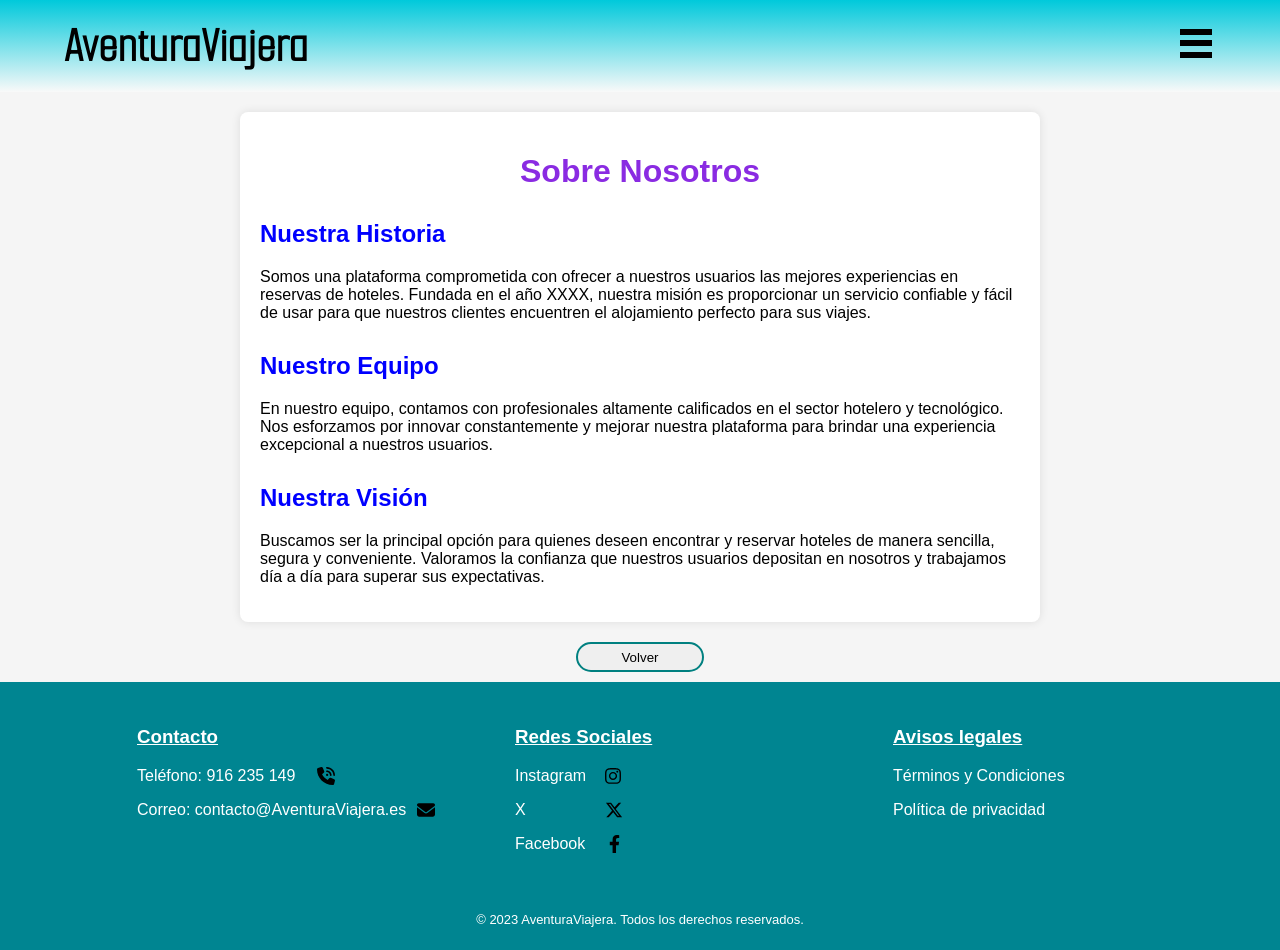
<file: Public/HTML/sobreNosotros.html>
<!DOCTYPE html>
<html lang="es">
<head>
    <!-- Metadatos -->
    <meta charset="UTF-8">
    <meta name="viewport" content="width=device-width, initial-scale=1.0">
    <title>AventuraViajera</title>

    <!-- Enlaces a archivos de estilo CSS -->
    <link rel="stylesheet" href="./../CSS/PLANTILLAS/cabecera.css">
    <link rel="stylesheet" href="./../CSS/PLANTILLAS/piePagina.css">
    <link rel="stylesheet" href="./../CSS/sobreNosotros.css">
</head>
<body>
    <!-- Encabezado de la página -->
    <header class="header">
        <div class="child-header">
            <!-- Logo -->
            <div class="box-logo">
                <a href="./../../index.html" class="link-logo">AventuraViajera</a>
            </div>

            <!-- Menú de navegación -->
            <nav class="box-menu-navegacion" id="menu-navegacion">
                <ul class="menu-navegacion">
                    <li class="item-menu">
                        <a href="./../../index.html" class="item-menu-link">Inicio</a>
                    </li>
                    <li class="item-menu">
                        <a href="./sobreNosotros.html" class="item-menu-link">Sobre Nosotros</a>
                    </li>
                    <li class="item-menu">
                        <a href="./servicios.html" class="item-menu-link">Servicios</a>
                    </li>
                    <li class="item-menu">
                        <a href="./inicioSesion.html" class="item-menu-link">Iniciar Sesion</a>
                    </li>
                </ul>
            </nav>

            <!-- Checkbox para el menú de hamburguesa en dispositivos móviles -->
            <input type="checkbox" class="boton-menu" id="boton-menu" name="boton-menu">
            <label for="boton-menu">
                <section class="boton-menu-boton">
                    <span class="lineas-menu"></span>
                    <span class="lineas-menu"></span>
                    <span class="lineas-menu"></span>
                </section>
            </label>
        </div>
    </header>

    <!-- Contenido principal: Sobre Nosotros -->
    <main class="about-us">
        <!-- Encabezado de la sección -->
        <h1>Sobre Nosotros</h1>
        
        <!-- Sección 1: Nuestra Historia -->
        <section>
            <h2>Nuestra Historia</h2>
            <p>Somos una plataforma comprometida con ofrecer a nuestros usuarios las mejores experiencias en reservas de hoteles. Fundada en el año XXXX, nuestra misión es proporcionar un servicio confiable y fácil de usar para que nuestros clientes encuentren el alojamiento perfecto para sus viajes.</p>
        </section>

        <!-- Sección 2: Nuestro Equipo -->
        <section>
            <h2>Nuestro Equipo</h2>
            <p>En nuestro equipo, contamos con profesionales altamente calificados en el sector hotelero y tecnológico. Nos esforzamos por innovar constantemente y mejorar nuestra plataforma para brindar una experiencia excepcional a nuestros usuarios.</p>
        </section>

        <!-- Sección 3: Nuestra Visión -->
        <section>
            <h2>Nuestra Visión</h2>
            <p>Buscamos ser la principal opción para quienes deseen encontrar y reservar hoteles de manera sencilla, segura y conveniente. Valoramos la confianza que nuestros usuarios depositan en nosotros y trabajamos día a día para superar sus expectativas.</p>
        </section>
    </main>
    <button id="botonVolver">
        Volver
    </button>
    <!-- Pie de página -->
    <footer>
        <!-- Sección de información de contacto y redes sociales -->
        <section class="contenedores">
            <!-- Información de contacto -->
            <section>
                <article>
                    <h3>Contacto</h3>
                </article>
                <article>
                    <!-- Teléfono y correo electrónico -->
                    <p id="telefono">Teléfono: <a href="tel:+34916235149">916 235 149</a></p>
                    <p id="correoElectronico">Correo: <a href="mailto:contacto@AventuraViajera.es">contacto@AventuraViajera.es</a></p>
                </article>
            </section>

            <!-- Redes sociales -->
            <section>
                <article>
                    <h3>Redes Sociales</h3>
                </article>
                <article>
                    <!-- Enlaces a redes sociales -->
                    <p id="instagram"><a href="https://www.instagram.com/">Instagram</a></p>
                    <p id="X"><a href="https://twitter.com/">X</a></p>
                    <p id="facebook"><a href="https://www.facebook.com/">Facebook</a></p>
                </article>
            </section>

            <!-- Enlaces a términos y condiciones y política de privacidad -->
            <section>
                <article>
                    <h3>Avisos legales</h3>
                </article>
                <article>
                    <!-- Enlaces a páginas de términos y condiciones y política de privacidad -->
                    <p id="terminosCondiciones"><a href="./terminosYCondiciones.html">Términos y Condiciones</a></p>
                    <p id="politicas"><a href="./politicaDePrivacidad.html">Política de privacidad</a></p>
                </article>
            </section>
        </section>

        <!-- Información de derechos de autor -->
        <section>
            <p>&copy; 2023 AventuraViajera. Todos los derechos reservados.</p>
        </section>
    </footer>

    <!-- Inclusión de script JavaScript -->
    <script src="./../JS/script.js"></script>
    <script src="./../JS/script.js"></script>
</body>
</html>
</file>
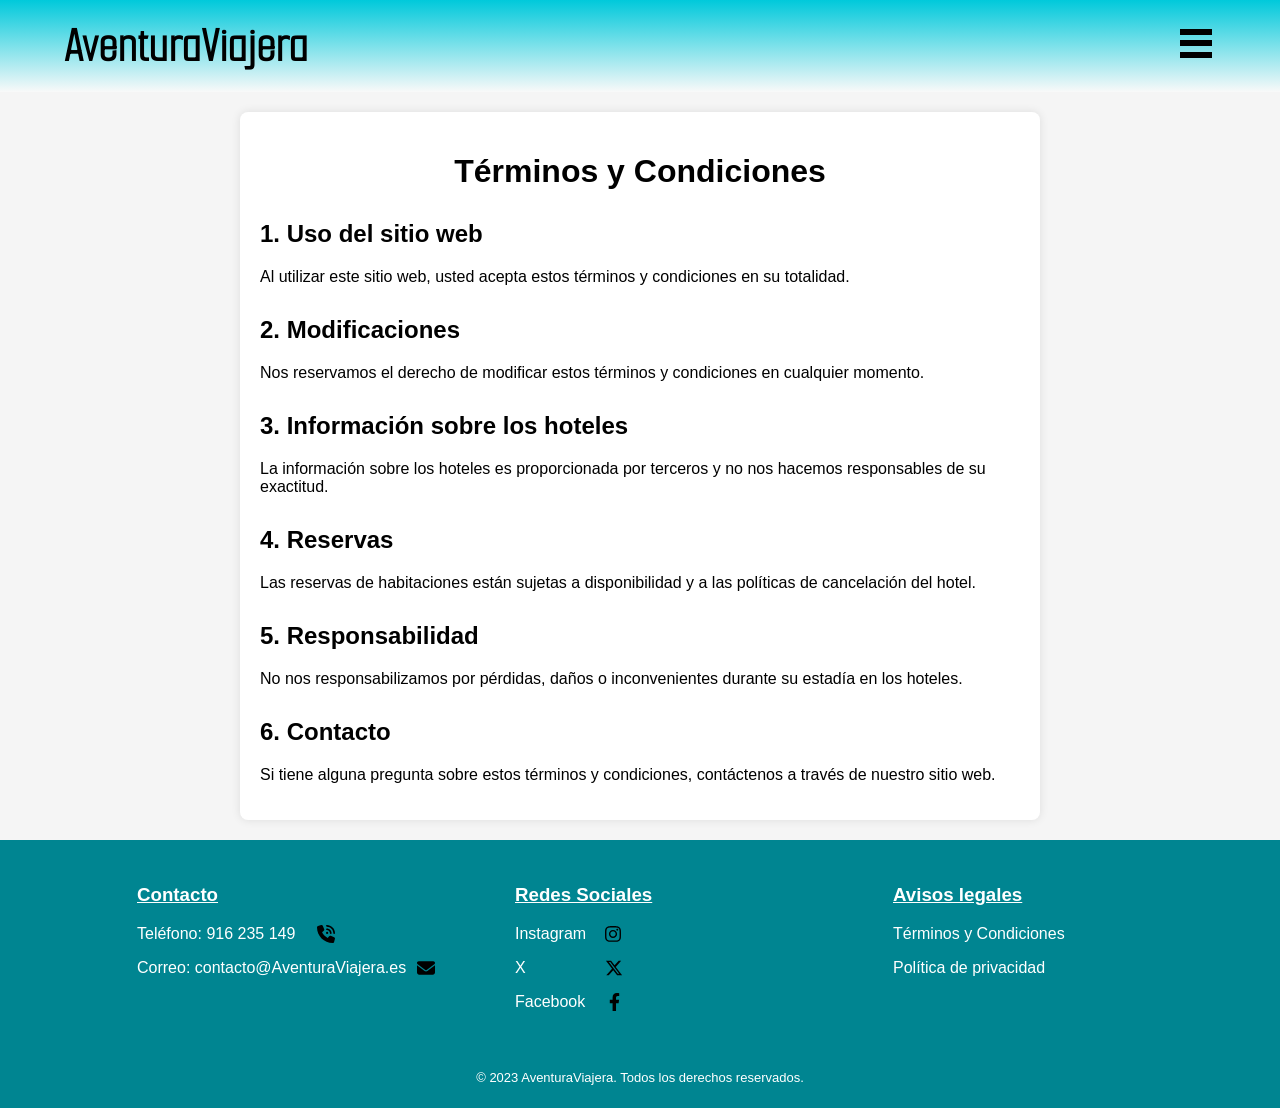
<file: Public/HTML/terminosYCondiciones.html>
<!DOCTYPE html>
<html lang="es">
<head>
    <!-- Configuración de metadatos -->
    <meta charset="UTF-8">
    <meta name="viewport" content="width=device-width, initial-scale=1.0">
    <title>AventuraViajera</title>

    <!-- Enlaces a archivos de estilo CSS -->
    <link rel="stylesheet" href="./../CSS/PLANTILLAS/cabecera.css">
    <link rel="stylesheet" href="./../CSS/PLANTILLAS/piePagina.css">
    <link rel="stylesheet" href="./../CSS/terminosYCondiciones.css">
</head>
<body>
    <!-- Encabezado de la página -->
    <header class="header">
        <!-- Contenedor del encabezado -->
        <div class="child-header">
            <!-- Logotipo de la empresa -->
            <div class="box-logo">
                <a href="./../../index.html" class="link-logo">AventuraViajera</a>
            </div>

            <!-- Menú de navegación -->
            <nav class="box-menu-navegacion" id="menu-navegacion">
                <!-- Lista de elementos de menú -->
                <ul class="menu-navegacion">
                    <li class="item-menu">
                        <a href="./../../index.html" class="item-menu-link">Inicio</a>
                    </li>
                    <li class="item-menu">
                        <a href="./sobreNosotros.html" class="item-menu-link">Sobre Nosotros</a>
                    </li>
                    <li class="item-menu">
                        <a href="./servicios.html" class="item-menu-link">Servicios</a>
                    </li>
                    <li class="item-menu">
                        <a href="./inicioSesion.html" class="item-menu-link">Iniciar Sesion</a>
                    </li>
                </ul>
            </nav>

            <!-- Checkbox para el menú de hamburguesa en dispositivos móviles -->
            <input type="checkbox" class="boton-menu" id="boton-menu" name="boton-menu">
            <label for="boton-menu">
                <section class="boton-menu-boton">
                    <span class="lineas-menu"></span>
                    <span class="lineas-menu"></span>
                    <span class="lineas-menu"></span>
                </section>
            </label>
        </div>
    </header>

    <!-- Contenido principal: Términos y Condiciones -->
    <main class="terms-and-conditions">
        <!-- Encabezado de la sección -->
        <h1>Términos y Condiciones</h1>
        
        <!-- Sección 1: Uso del sitio web -->
        <section>
            <h2>1. Uso del sitio web</h2>
            <p>Al utilizar este sitio web, usted acepta estos términos y condiciones en su totalidad.</p>
        </section>

        <!-- Sección 2: Modificaciones -->
        <section>
            <h2>2. Modificaciones</h2>
            <p>Nos reservamos el derecho de modificar estos términos y condiciones en cualquier momento.</p>
        </section>

        <!-- Sección 3: Información sobre los hoteles -->
        <section>
            <h2>3. Información sobre los hoteles</h2>
            <p>La información sobre los hoteles es proporcionada por terceros y no nos hacemos responsables de su exactitud.</p>
        </section>

        <!-- Sección 4: Reservas -->
        <section>
            <h2>4. Reservas</h2>
            <p>Las reservas de habitaciones están sujetas a disponibilidad y a las políticas de cancelación del hotel.</p>
        </section>

        <!-- Sección 5: Responsabilidad -->
        <section>
            <h2>5. Responsabilidad</h2>
            <p>No nos responsabilizamos por pérdidas, daños o inconvenientes durante su estadía en los hoteles.</p>
        </section>

        <!-- Sección 6: Contacto -->
        <section>
            <h2>6. Contacto</h2>
            <p>Si tiene alguna pregunta sobre estos términos y condiciones, contáctenos a través de nuestro sitio web.</p>
        </section>
    </main>

    <!-- Pie de página -->
    <footer>
        <!-- Sección de información de contacto y redes sociales -->
        <section class="contenedores">
            <!-- Información de contacto -->
            <section>
                <article>
                    <h3>Contacto</h3>
                </article>
                <article>
                    <!-- Teléfono y correo electrónico -->
                    <p id="telefono">Teléfono: <a href="tel:+34916235149">916 235 149</a></p>
                    <p id="correoElectronico">Correo: <a href="mailto:contacto@AventuraViajera.es">contacto@AventuraViajera.es</a></p>
                </article>
            </section>

            <!-- Redes sociales -->
            <section>
                <article>
                    <h3>Redes Sociales</h3>
                </article>
                <article>
                    <!-- Enlaces a redes sociales -->
                    <p id="instagram"><a href="https://www.instagram.com/">Instagram</a></p>
                    <p id="X"><a href="https://twitter.com/">X</a></p>
                    <p id="facebook"><a href="https://www.facebook.com/">Facebook</a></p>
                </article>
            </section>

            <!-- Enlaces a términos y condiciones y política de privacidad -->
            <section>
                <article>
                    <h3>Avisos legales</h3>
                </article>
                <article>
                    <!-- Enlaces a páginas de términos y condiciones y política de privacidad -->
                    <p id="terminosCondiciones"><a href="./terminosYCondiciones.html">Términos y Condiciones</a></p>
                    <p id="politicas"><a href="./politicaDePrivacidad.html">Política de privacidad</a></p>
                </article>
            </section>
        </section>

        <!-- Información de derechos de autor -->
        <section>
            <p>&copy; 2023 AventuraViajera. Todos los derechos reservados.</p>
        </section>
    </footer>

    <!-- Inclusión de scripts JavaScript -->
    <script src="./../JS/script.js"></script>
</body>
</html>
</file>
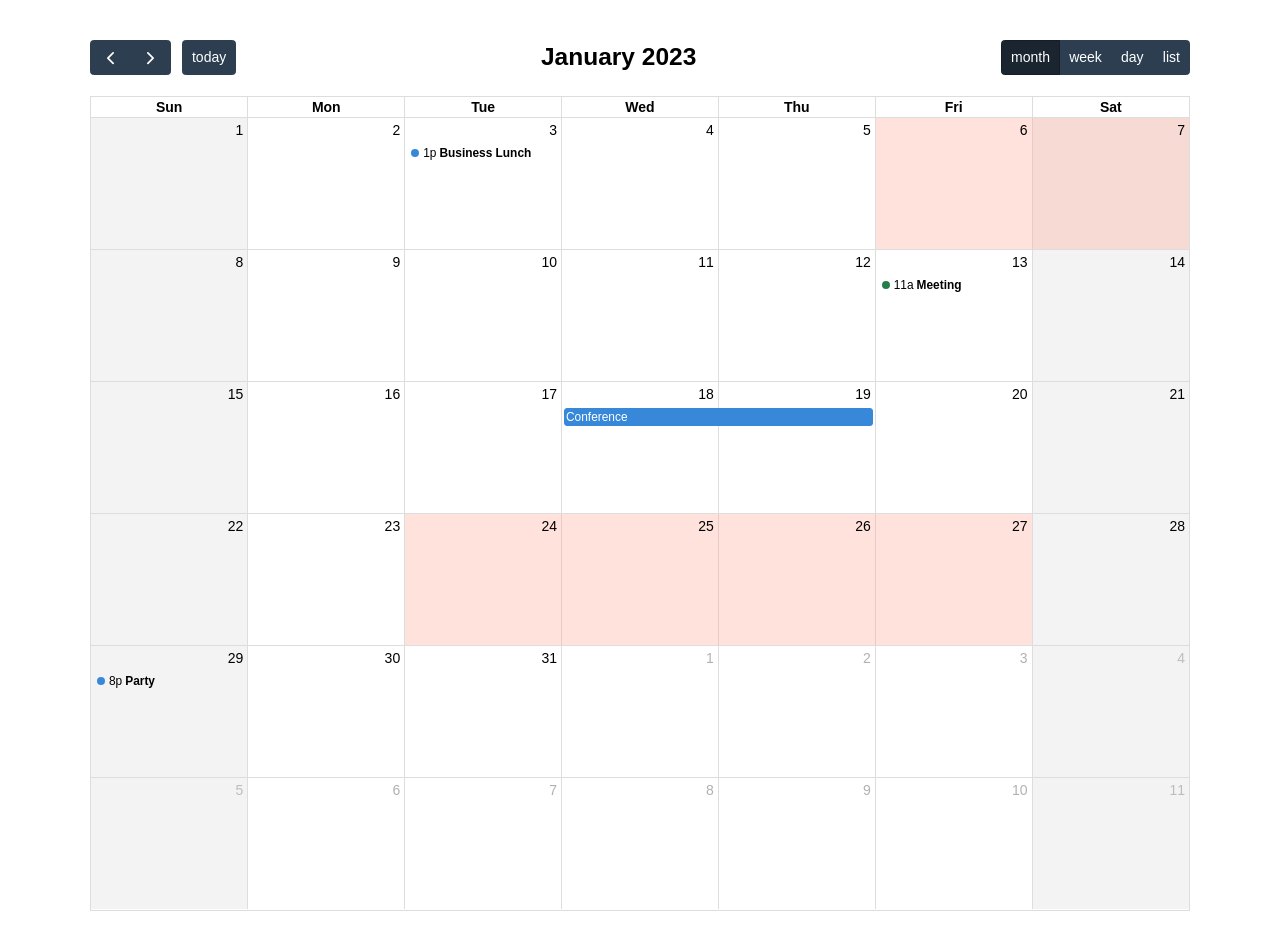
<file: Public/CONTENT/fullcalendar-6.1.9/examples/background-events.html>
<!DOCTYPE html>
<html>
<head>
<meta charset='utf-8' />
<script src='../dist/index.global.js'></script>
<script>

  document.addEventListener('DOMContentLoaded', function() {
    var calendarEl = document.getElementById('calendar');

    var calendar = new FullCalendar.Calendar(calendarEl, {
      headerToolbar: {
        left: 'prev,next today',
        center: 'title',
        right: 'dayGridMonth,timeGridWeek,timeGridDay,listMonth'
      },
      initialDate: '2023-01-12',
      navLinks: true, // can click day/week names to navigate views
      businessHours: true, // display business hours
      editable: true,
      selectable: true,
      events: [
        {
          title: 'Business Lunch',
          start: '2023-01-03T13:00:00',
          constraint: 'businessHours'
        },
        {
          title: 'Meeting',
          start: '2023-01-13T11:00:00',
          constraint: 'availableForMeeting', // defined below
          color: '#257e4a'
        },
        {
          title: 'Conference',
          start: '2023-01-18',
          end: '2023-01-20'
        },
        {
          title: 'Party',
          start: '2023-01-29T20:00:00'
        },

        // areas where "Meeting" must be dropped
        {
          groupId: 'availableForMeeting',
          start: '2023-01-11T10:00:00',
          end: '2023-01-11T16:00:00',
          display: 'background'
        },
        {
          groupId: 'availableForMeeting',
          start: '2023-01-13T10:00:00',
          end: '2023-01-13T16:00:00',
          display: 'background'
        },

        // red areas where no events can be dropped
        {
          start: '2023-01-24',
          end: '2023-01-28',
          overlap: false,
          display: 'background',
          color: '#ff9f89'
        },
        {
          start: '2023-01-06',
          end: '2023-01-08',
          overlap: false,
          display: 'background',
          color: '#ff9f89'
        }
      ]
    });

    calendar.render();
  });

</script>
<style>

  body {
    margin: 40px 10px;
    padding: 0;
    font-family: Arial, Helvetica Neue, Helvetica, sans-serif;
    font-size: 14px;
  }

  #calendar {
    max-width: 1100px;
    margin: 0 auto;
  }

</style>
</head>
<body>

  <div id='calendar'></div>

</body>
</html>
</file>
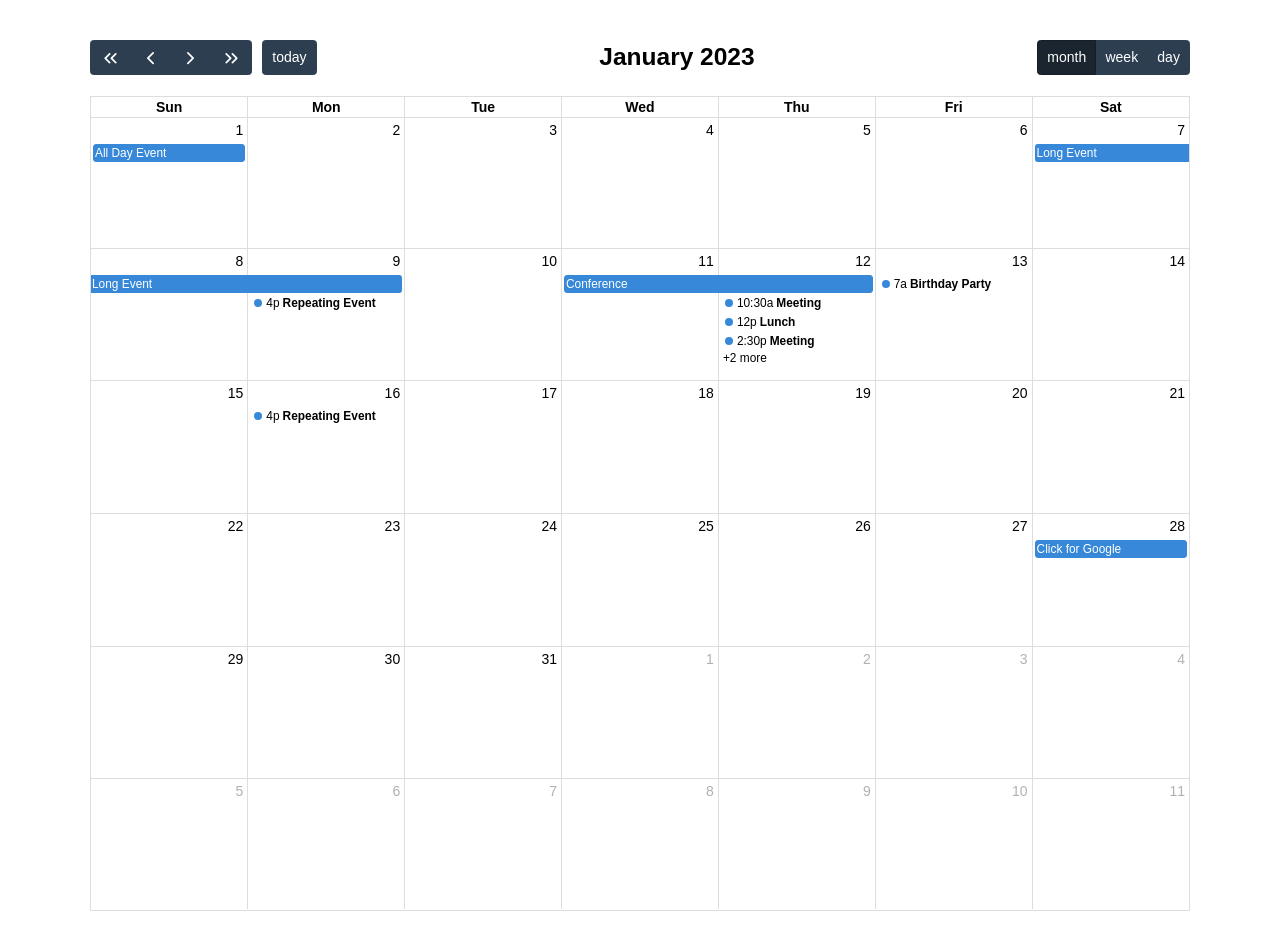
<file: Public/CONTENT/fullcalendar-6.1.9/examples/daygrid-views.html>
<!DOCTYPE html>
<html>
<head>
<meta charset='utf-8' />
<script src='../dist/index.global.js'></script>
<script>

  document.addEventListener('DOMContentLoaded', function() {
    var calendarEl = document.getElementById('calendar');

    var calendar = new FullCalendar.Calendar(calendarEl, {
      headerToolbar: {
        left: 'prevYear,prev,next,nextYear today',
        center: 'title',
        right: 'dayGridMonth,dayGridWeek,dayGridDay'
      },
      initialDate: '2023-01-12',
      navLinks: true, // can click day/week names to navigate views
      editable: true,
      dayMaxEvents: true, // allow "more" link when too many events
      events: [
        {
          title: 'All Day Event',
          start: '2023-01-01'
        },
        {
          title: 'Long Event',
          start: '2023-01-07',
          end: '2023-01-10'
        },
        {
          groupId: 999,
          title: 'Repeating Event',
          start: '2023-01-09T16:00:00'
        },
        {
          groupId: 999,
          title: 'Repeating Event',
          start: '2023-01-16T16:00:00'
        },
        {
          title: 'Conference',
          start: '2023-01-11',
          end: '2023-01-13'
        },
        {
          title: 'Meeting',
          start: '2023-01-12T10:30:00',
          end: '2023-01-12T12:30:00'
        },
        {
          title: 'Lunch',
          start: '2023-01-12T12:00:00'
        },
        {
          title: 'Meeting',
          start: '2023-01-12T14:30:00'
        },
        {
          title: 'Happy Hour',
          start: '2023-01-12T17:30:00'
        },
        {
          title: 'Dinner',
          start: '2023-01-12T20:00:00'
        },
        {
          title: 'Birthday Party',
          start: '2023-01-13T07:00:00'
        },
        {
          title: 'Click for Google',
          url: 'http://google.com/',
          start: '2023-01-28'
        }
      ]
    });

    calendar.render();
  });

</script>
<style>

  body {
    margin: 40px 10px;
    padding: 0;
    font-family: Arial, Helvetica Neue, Helvetica, sans-serif;
    font-size: 14px;
  }

  #calendar {
    max-width: 1100px;
    margin: 0 auto;
  }

</style>
</head>
<body>

  <div id='calendar'></div>

</body>
</html>
</file>
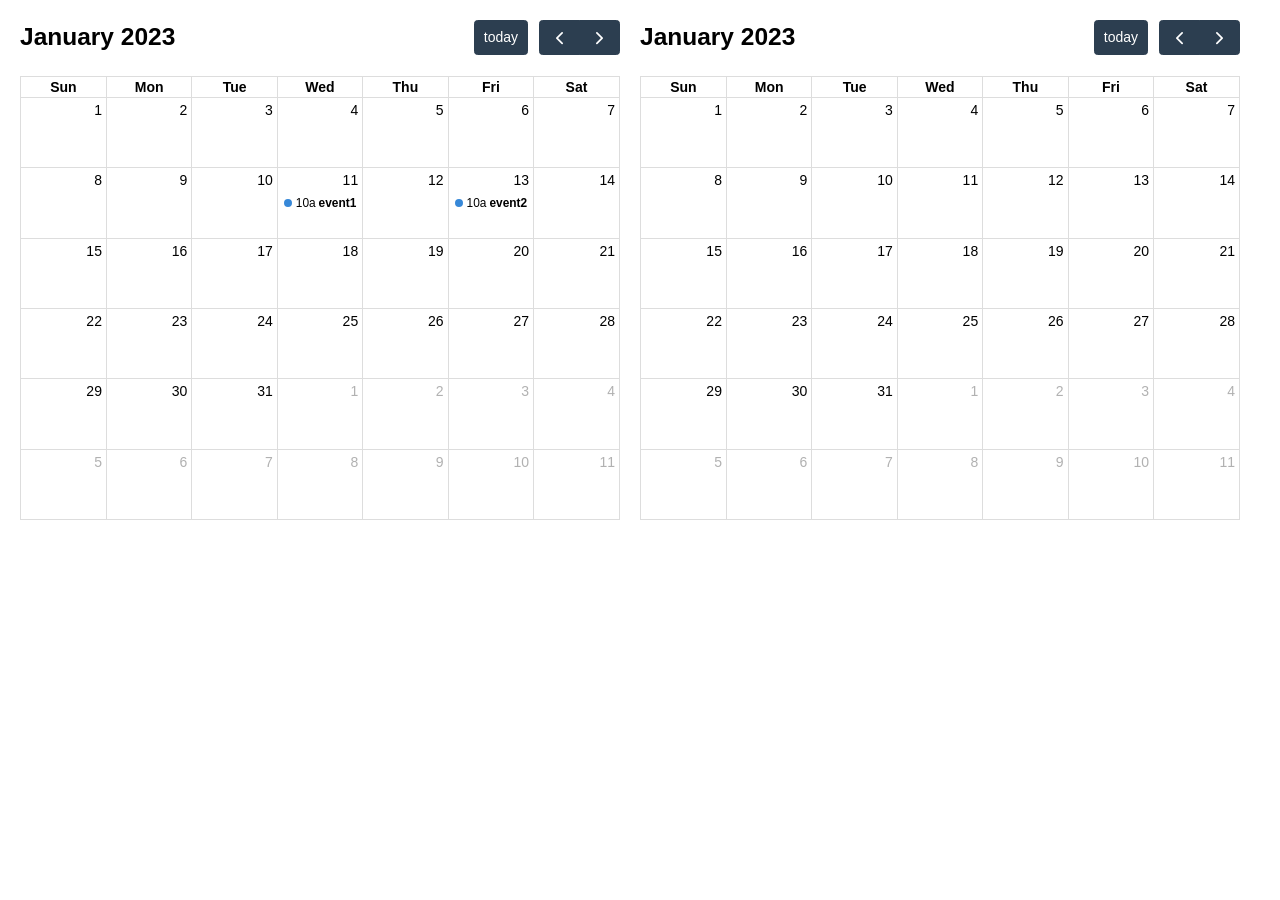
<file: Public/CONTENT/fullcalendar-6.1.9/examples/external-dragging-2cals.html>
<!DOCTYPE html>
<html>
<head>
<meta charset='utf-8' />
<script src='../dist/index.global.js'></script>
<script>

  document.addEventListener('DOMContentLoaded', function() {
    var srcCalendarEl = document.getElementById('source-calendar');
    var destCalendarEl = document.getElementById('destination-calendar');

    var srcCalendar = new FullCalendar.Calendar(srcCalendarEl, {
      editable: true,
      initialDate: '2023-01-12',
      events: [
        {
          title: 'event1',
          start: '2023-01-11T10:00:00',
          end: '2023-01-11T16:00:00'
        },
        {
          title: 'event2',
          start: '2023-01-13T10:00:00',
          end: '2023-01-13T16:00:00'
        }
      ],
      eventLeave: function(info) {
        console.log('event left!', info.event);
      }
    });

    var destCalendar = new FullCalendar.Calendar(destCalendarEl, {
      initialDate: '2023-01-12',
      editable: true,
      droppable: true, // will let it receive events!
      eventReceive: function(info) {
        console.log('event received!', info.event);
      }
    });

    srcCalendar.render();
    destCalendar.render();
  });

</script>
<style>

  body {
    margin: 20px 0 0 20px;
    font-size: 14px;
    font-family: Arial, Helvetica Neue, Helvetica, sans-serif;
  }

  #source-calendar,
  #destination-calendar {
    float: left;
    width: 600px;
    margin: 0 20px 20px 0;
  }

</style>
</head>
<body>

  <div id='source-calendar'></div>
  <div id='destination-calendar'></div>

</body>
</html>
</file>
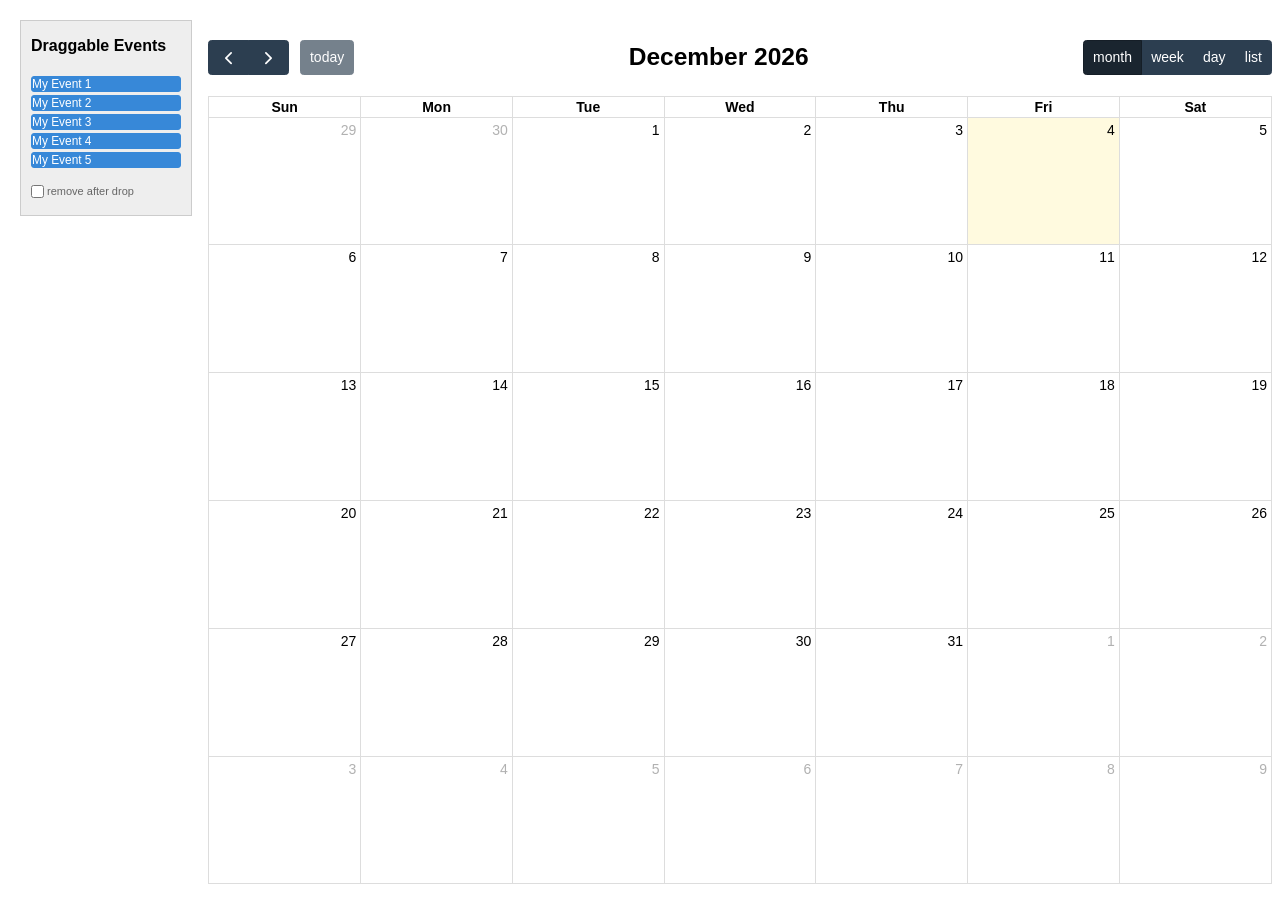
<file: Public/CONTENT/fullcalendar-6.1.9/examples/external-dragging-builtin.html>
<!DOCTYPE html>
<html>
<head>
<meta charset='utf-8' />
<script src='../dist/index.global.js'></script>
<script>

  document.addEventListener('DOMContentLoaded', function() {

    /* initialize the external events
    -----------------------------------------------------------------*/

    var containerEl = document.getElementById('external-events-list');
    new FullCalendar.Draggable(containerEl, {
      itemSelector: '.fc-event',
      eventData: function(eventEl) {
        return {
          title: eventEl.innerText.trim()
        }
      }
    });

    //// the individual way to do it
    // var containerEl = document.getElementById('external-events-list');
    // var eventEls = Array.prototype.slice.call(
    //   containerEl.querySelectorAll('.fc-event')
    // );
    // eventEls.forEach(function(eventEl) {
    //   new FullCalendar.Draggable(eventEl, {
    //     eventData: {
    //       title: eventEl.innerText.trim(),
    //     }
    //   });
    // });

    /* initialize the calendar
    -----------------------------------------------------------------*/

    var calendarEl = document.getElementById('calendar');
    var calendar = new FullCalendar.Calendar(calendarEl, {
      headerToolbar: {
        left: 'prev,next today',
        center: 'title',
        right: 'dayGridMonth,timeGridWeek,timeGridDay,listWeek'
      },
      editable: true,
      droppable: true, // this allows things to be dropped onto the calendar
      drop: function(arg) {
        // is the "remove after drop" checkbox checked?
        if (document.getElementById('drop-remove').checked) {
          // if so, remove the element from the "Draggable Events" list
          arg.draggedEl.parentNode.removeChild(arg.draggedEl);
        }
      }
    });
    calendar.render();

  });

</script>
<style>

  body {
    margin-top: 40px;
    font-size: 14px;
    font-family: Arial, Helvetica Neue, Helvetica, sans-serif;
  }

  #external-events {
    position: fixed;
    left: 20px;
    top: 20px;
    width: 150px;
    padding: 0 10px;
    border: 1px solid #ccc;
    background: #eee;
    text-align: left;
  }

  #external-events h4 {
    font-size: 16px;
    margin-top: 0;
    padding-top: 1em;
  }

  #external-events .fc-event {
    margin: 3px 0;
    cursor: move;
  }

  #external-events p {
    margin: 1.5em 0;
    font-size: 11px;
    color: #666;
  }

  #external-events p input {
    margin: 0;
    vertical-align: middle;
  }

  #calendar-wrap {
    margin-left: 200px;
  }

  #calendar {
    max-width: 1100px;
    margin: 0 auto;
  }

</style>
</head>
<body>
  <div id='wrap'>

    <div id='external-events'>
      <h4>Draggable Events</h4>

      <div id='external-events-list'>
        <div class='fc-event fc-h-event fc-daygrid-event fc-daygrid-block-event'>
          <div class='fc-event-main'>My Event 1</div>
        </div>
        <div class='fc-event fc-h-event fc-daygrid-event fc-daygrid-block-event'>
          <div class='fc-event-main'>My Event 2</div>
        </div>
        <div class='fc-event fc-h-event fc-daygrid-event fc-daygrid-block-event'>
          <div class='fc-event-main'>My Event 3</div>
        </div>
        <div class='fc-event fc-h-event fc-daygrid-event fc-daygrid-block-event'>
          <div class='fc-event-main'>My Event 4</div>
        </div>
        <div class='fc-event fc-h-event fc-daygrid-event fc-daygrid-block-event'>
          <div class='fc-event-main'>My Event 5</div>
        </div>
      </div>

      <p>
        <input type='checkbox' id='drop-remove' />
        <label for='drop-remove'>remove after drop</label>
      </p>
    </div>

    <div id='calendar-wrap'>
      <div id='calendar'></div>
    </div>

  </div>
</body>
</html>
</file>
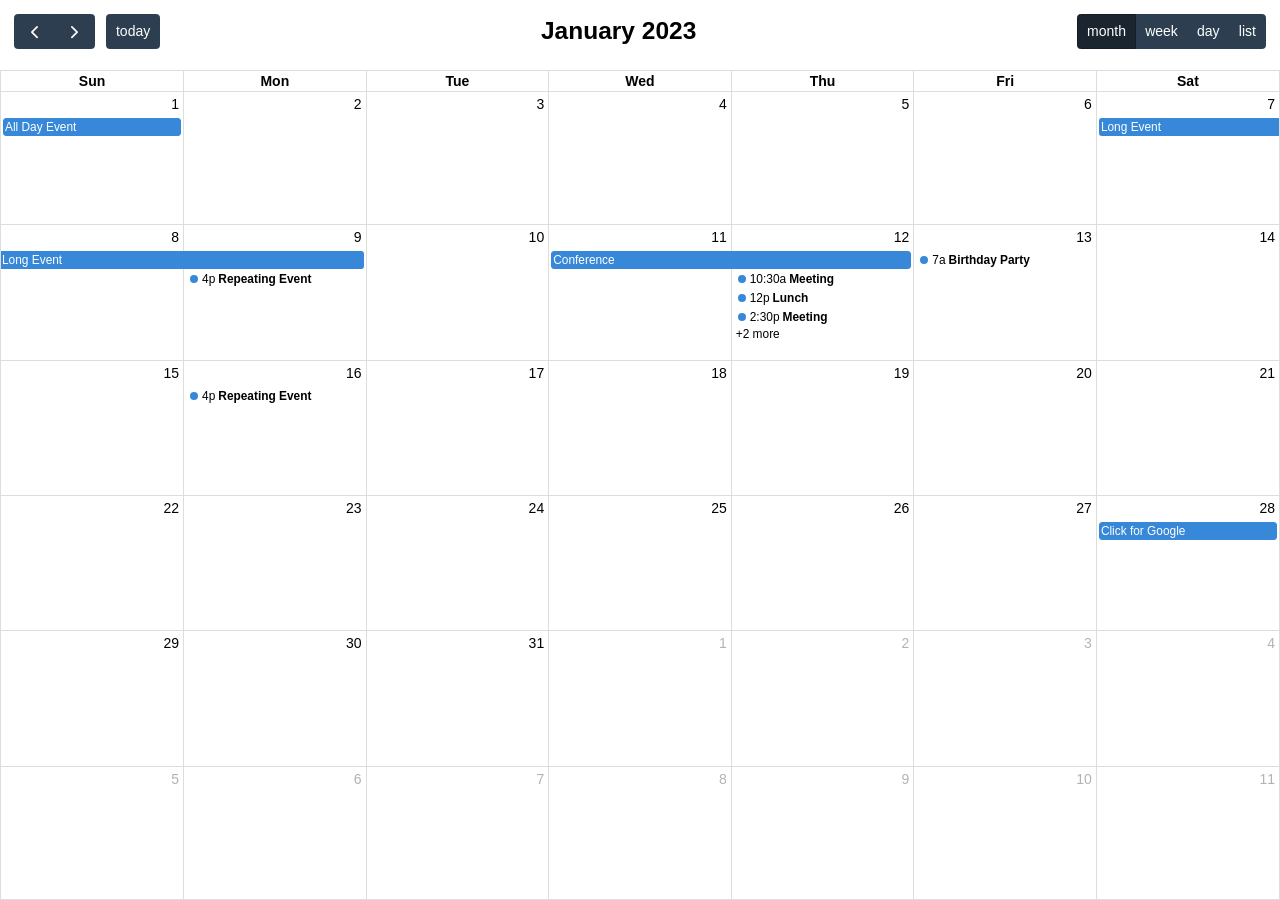
<file: Public/CONTENT/fullcalendar-6.1.9/examples/full-height.html>
<!DOCTYPE html>
<html>
<head>
<meta charset='utf-8' />
<script src='../dist/index.global.js'></script>
<script>

  document.addEventListener('DOMContentLoaded', function() {
    var calendarEl = document.getElementById('calendar');

    var calendar = new FullCalendar.Calendar(calendarEl, {
      height: '100%',
      expandRows: true,
      slotMinTime: '08:00',
      slotMaxTime: '20:00',
      headerToolbar: {
        left: 'prev,next today',
        center: 'title',
        right: 'dayGridMonth,timeGridWeek,timeGridDay,listWeek'
      },
      initialView: 'dayGridMonth',
      initialDate: '2023-01-12',
      navLinks: true, // can click day/week names to navigate views
      editable: true,
      selectable: true,
      nowIndicator: true,
      dayMaxEvents: true, // allow "more" link when too many events
      events: [
        {
          title: 'All Day Event',
          start: '2023-01-01',
        },
        {
          title: 'Long Event',
          start: '2023-01-07',
          end: '2023-01-10'
        },
        {
          groupId: 999,
          title: 'Repeating Event',
          start: '2023-01-09T16:00:00'
        },
        {
          groupId: 999,
          title: 'Repeating Event',
          start: '2023-01-16T16:00:00'
        },
        {
          title: 'Conference',
          start: '2023-01-11',
          end: '2023-01-13'
        },
        {
          title: 'Meeting',
          start: '2023-01-12T10:30:00',
          end: '2023-01-12T12:30:00'
        },
        {
          title: 'Lunch',
          start: '2023-01-12T12:00:00'
        },
        {
          title: 'Meeting',
          start: '2023-01-12T14:30:00'
        },
        {
          title: 'Happy Hour',
          start: '2023-01-12T17:30:00'
        },
        {
          title: 'Dinner',
          start: '2023-01-12T20:00:00'
        },
        {
          title: 'Birthday Party',
          start: '2023-01-13T07:00:00'
        },
        {
          title: 'Click for Google',
          url: 'http://google.com/',
          start: '2023-01-28'
        }
      ]
    });

    calendar.render();
  });

</script>
<style>

  html, body {
    overflow: hidden; /* don't do scrollbars */
    font-family: Arial, Helvetica Neue, Helvetica, sans-serif;
    font-size: 14px;
  }

  #calendar-container {
    position: fixed;
    top: 0;
    left: 0;
    right: 0;
    bottom: 0;
  }

  .fc-header-toolbar {
    /*
    the calendar will be butting up against the edges,
    but let's scoot in the header's buttons
    */
    padding-top: 1em;
    padding-left: 1em;
    padding-right: 1em;
  }

</style>
</head>
<body>

  <div id='calendar-container'>
    <div id='calendar'></div>
  </div>

</body>
</html>
</file>
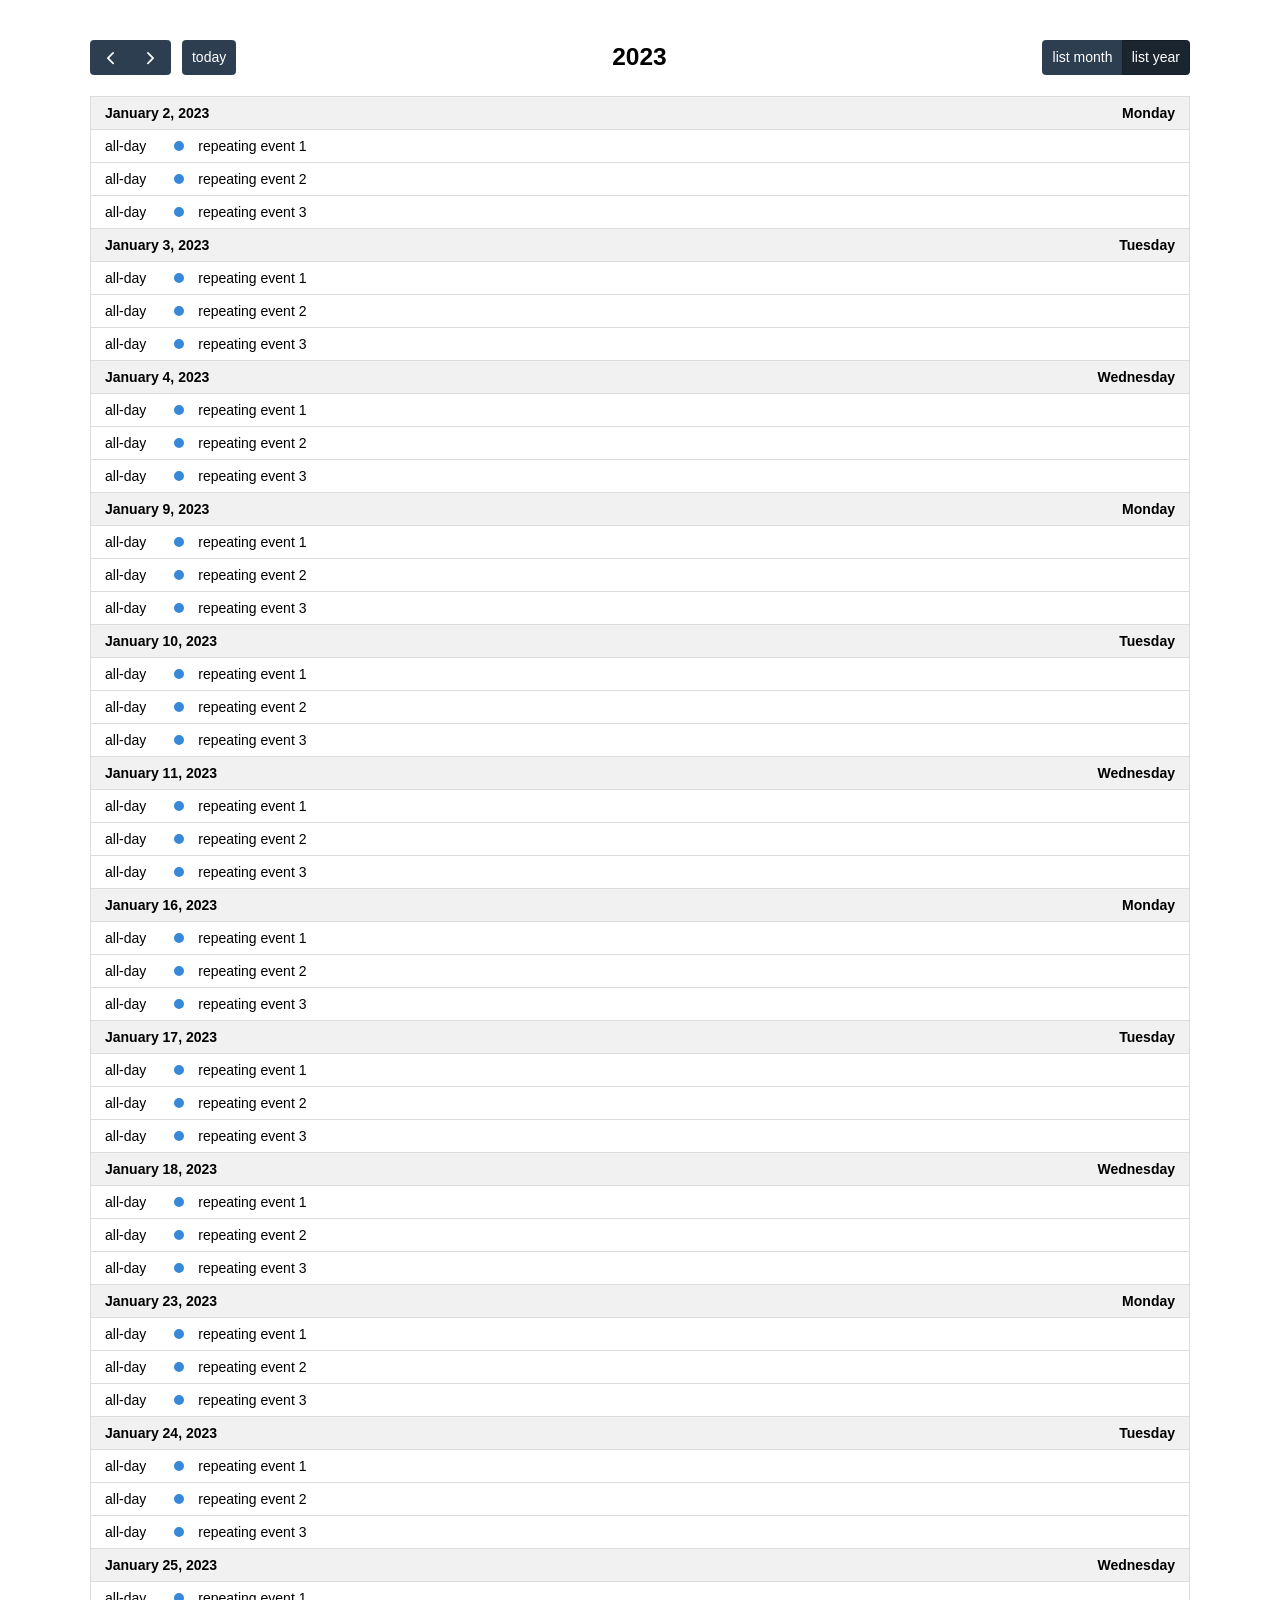
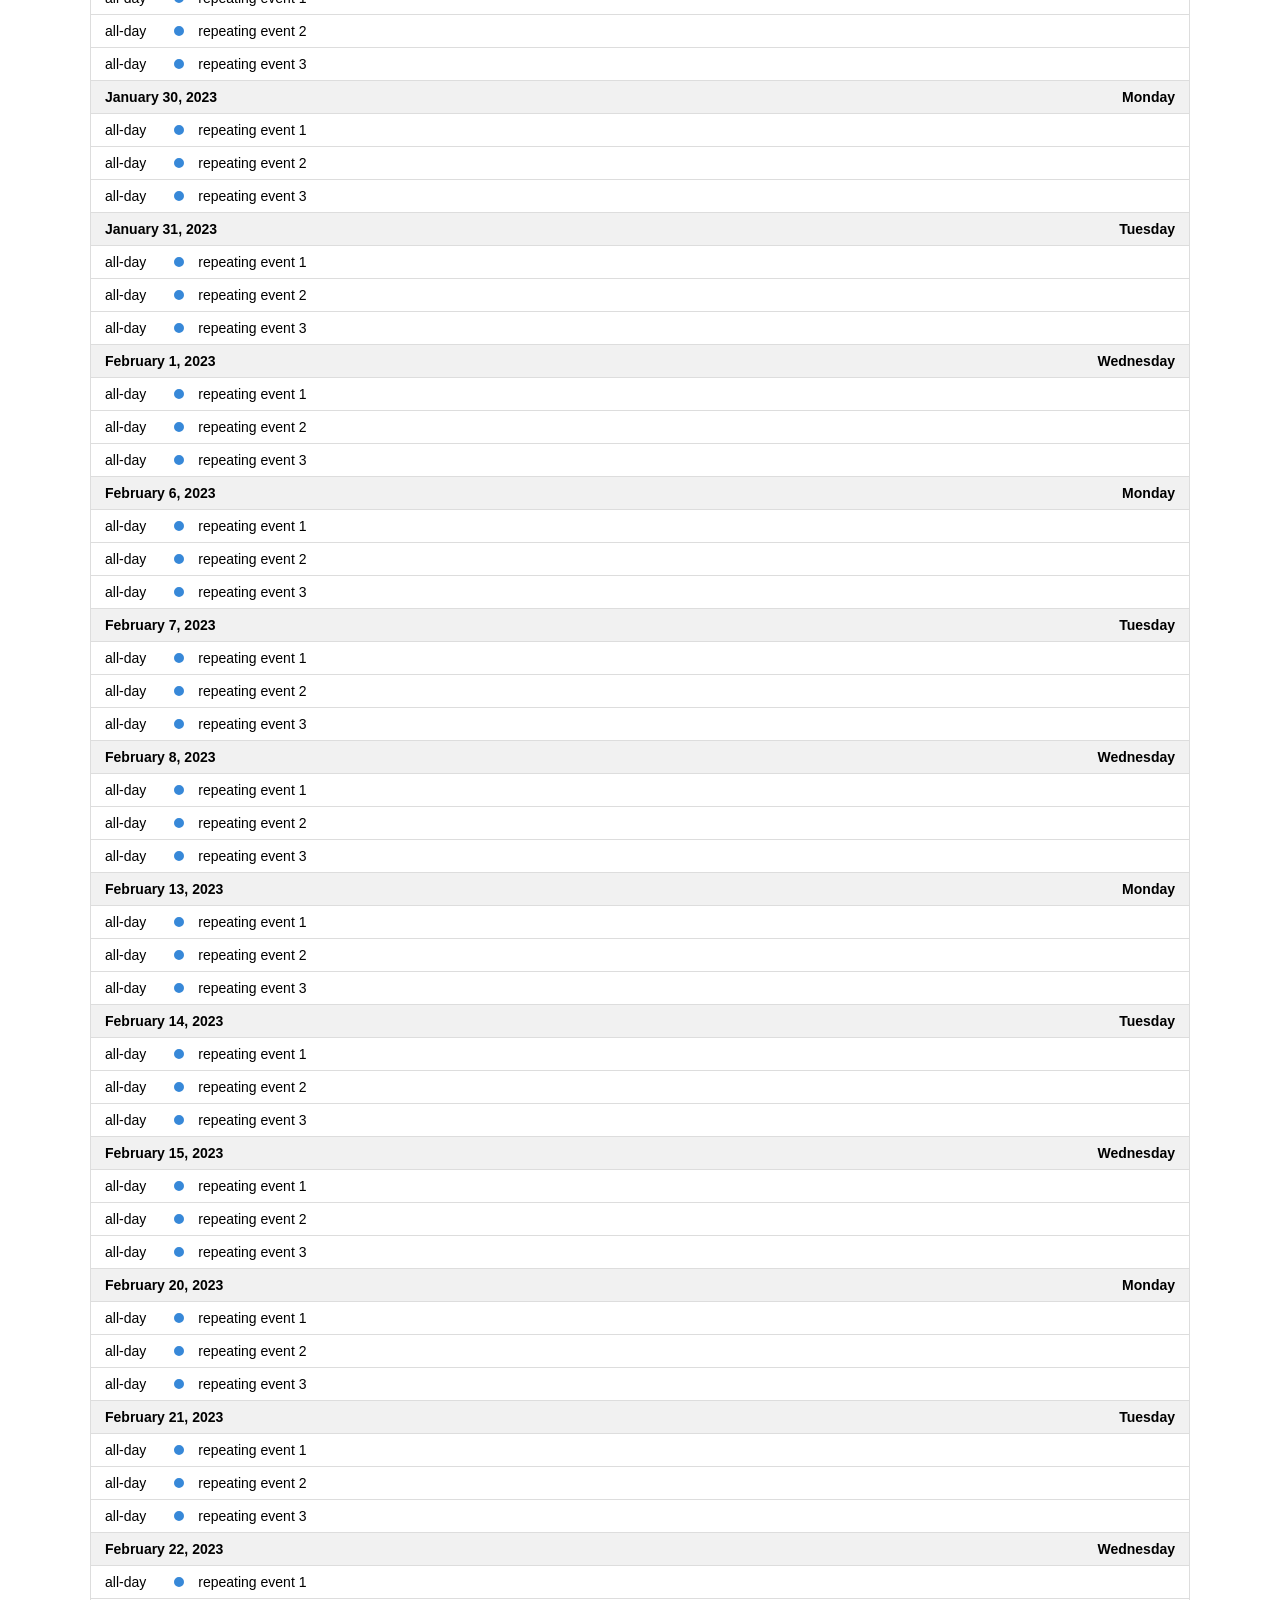
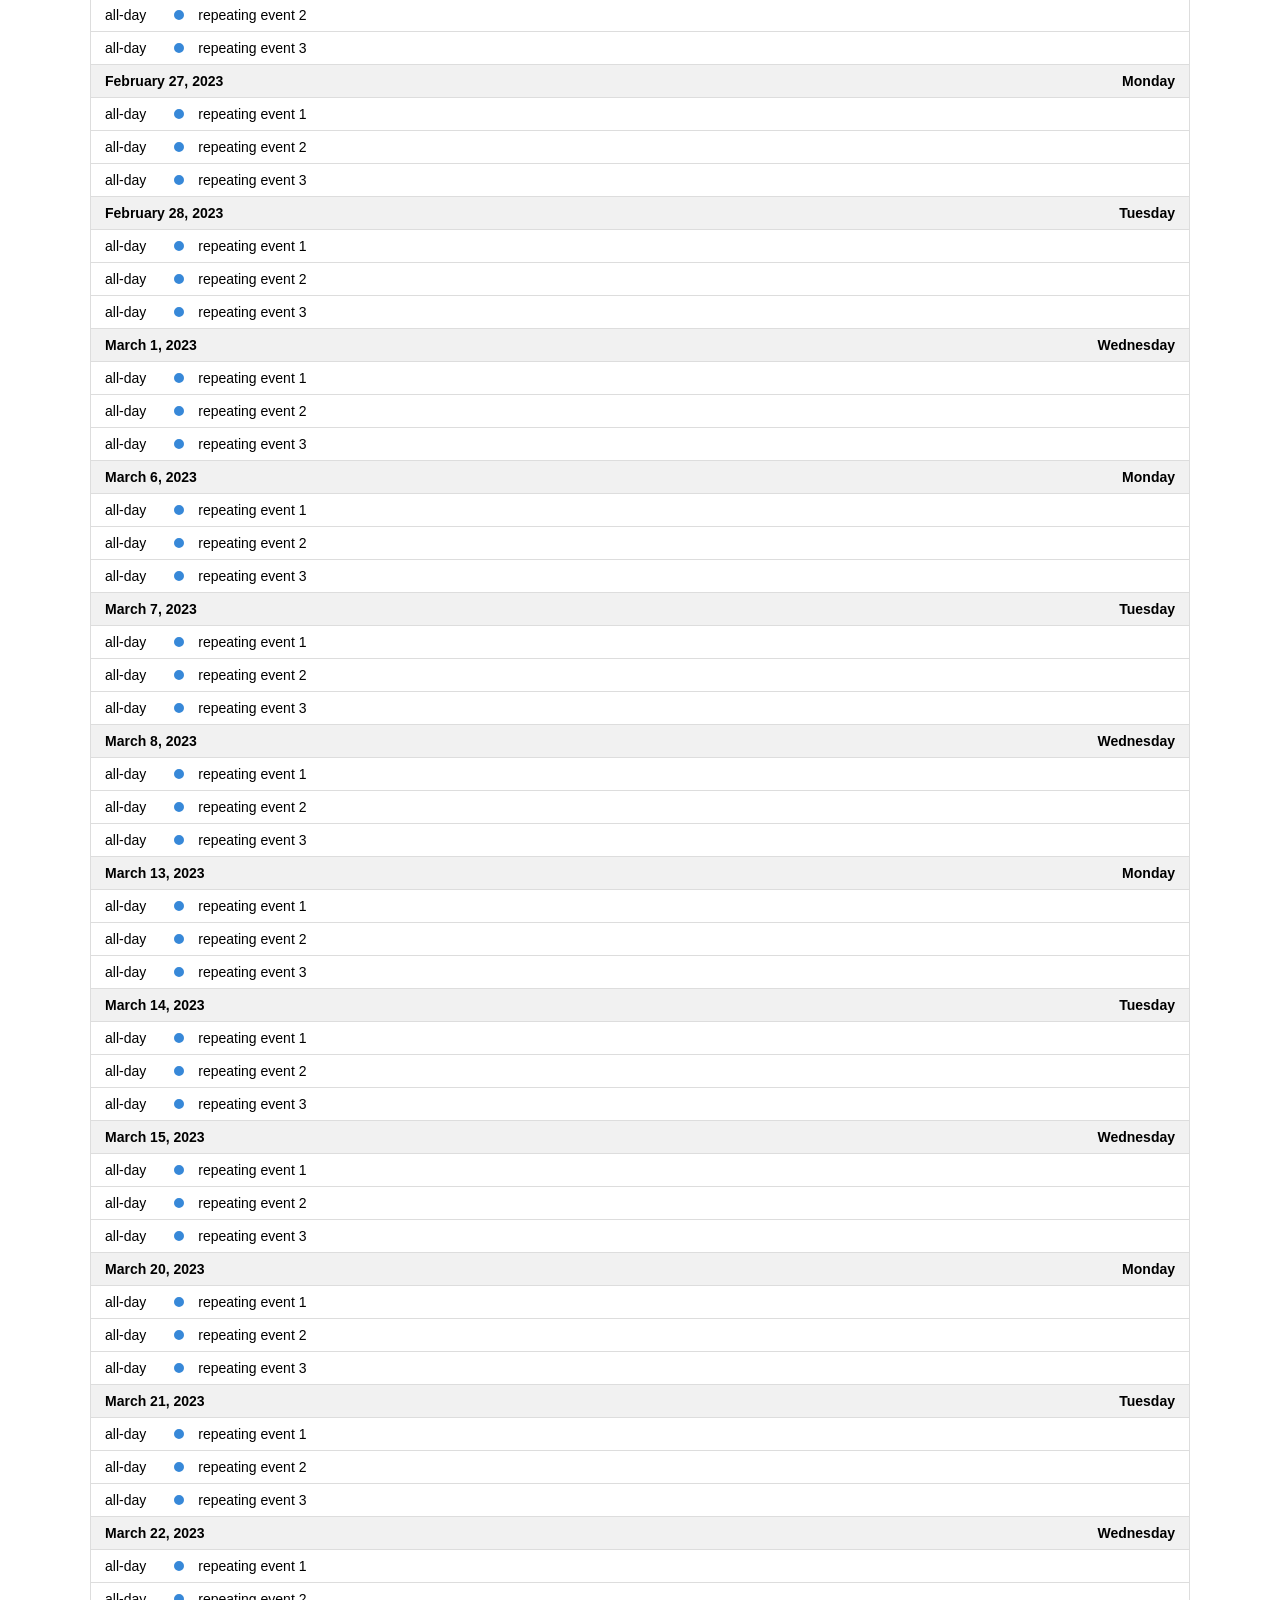
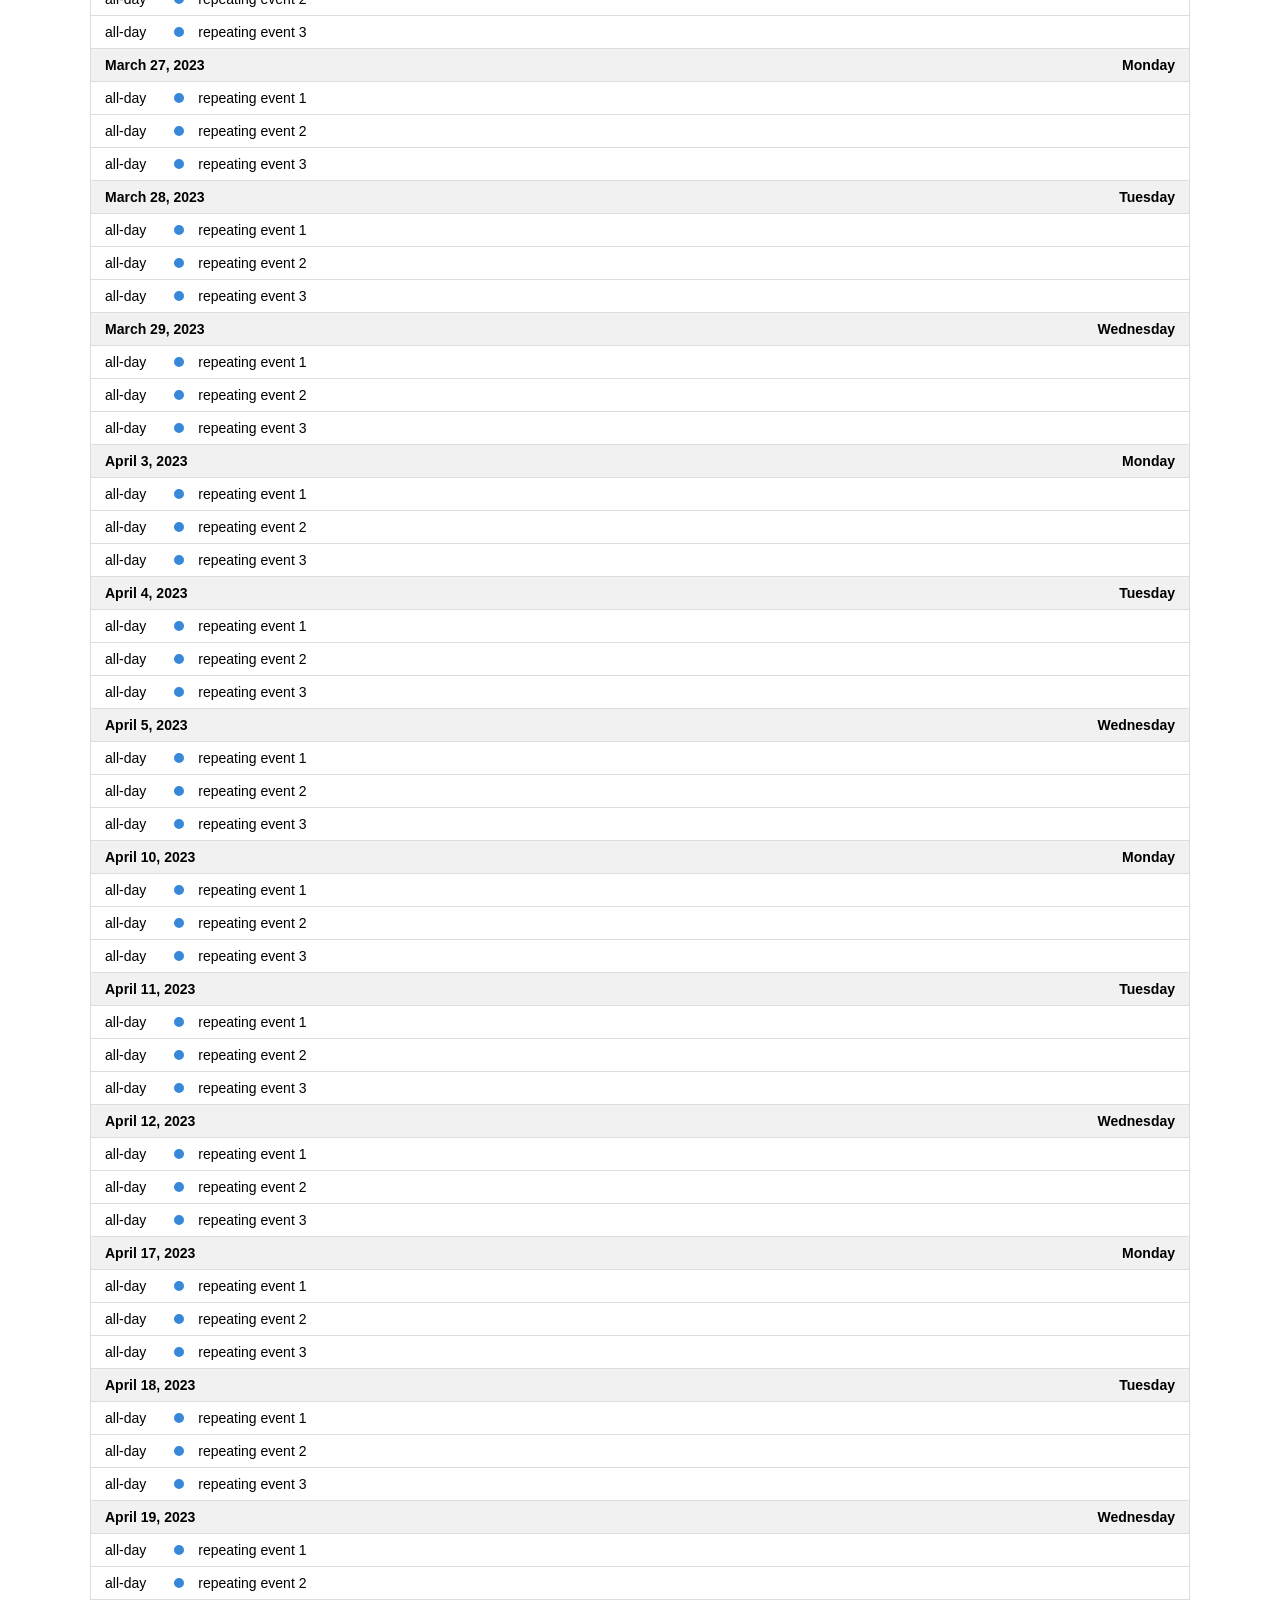
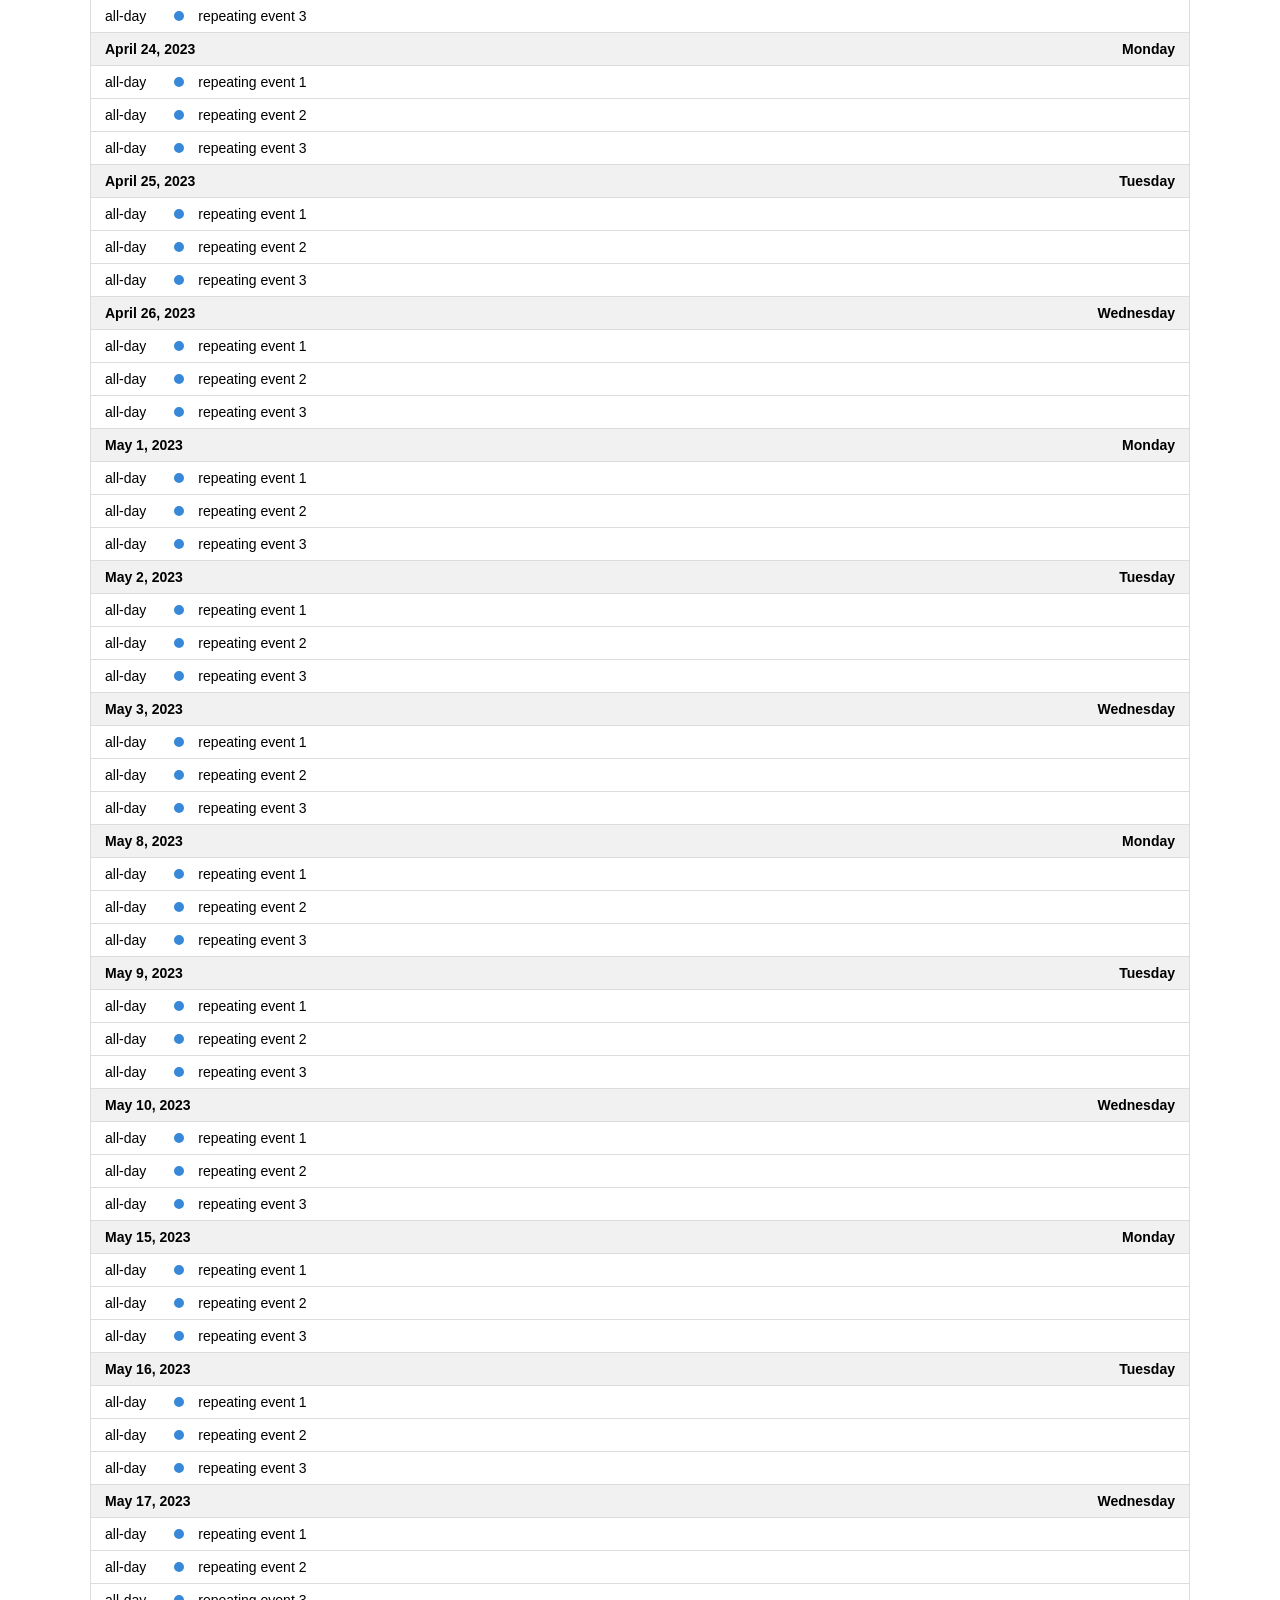
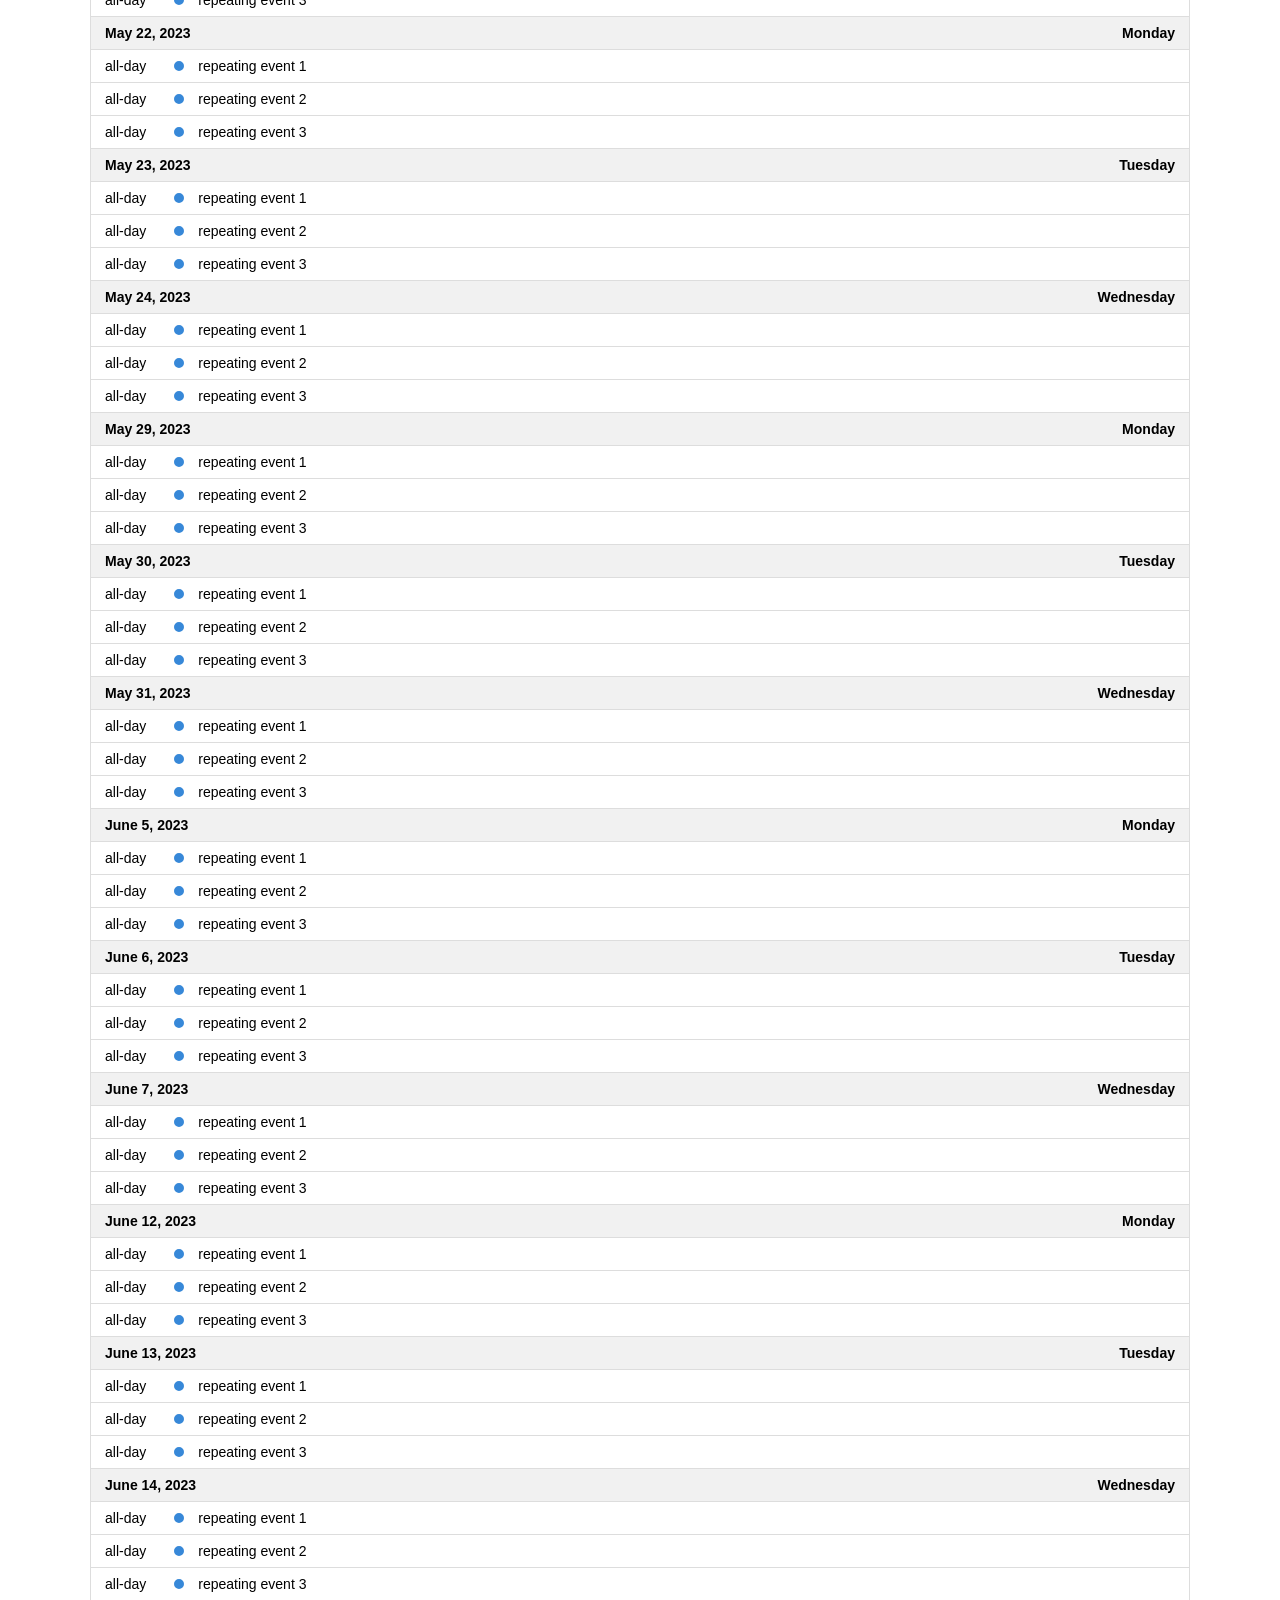
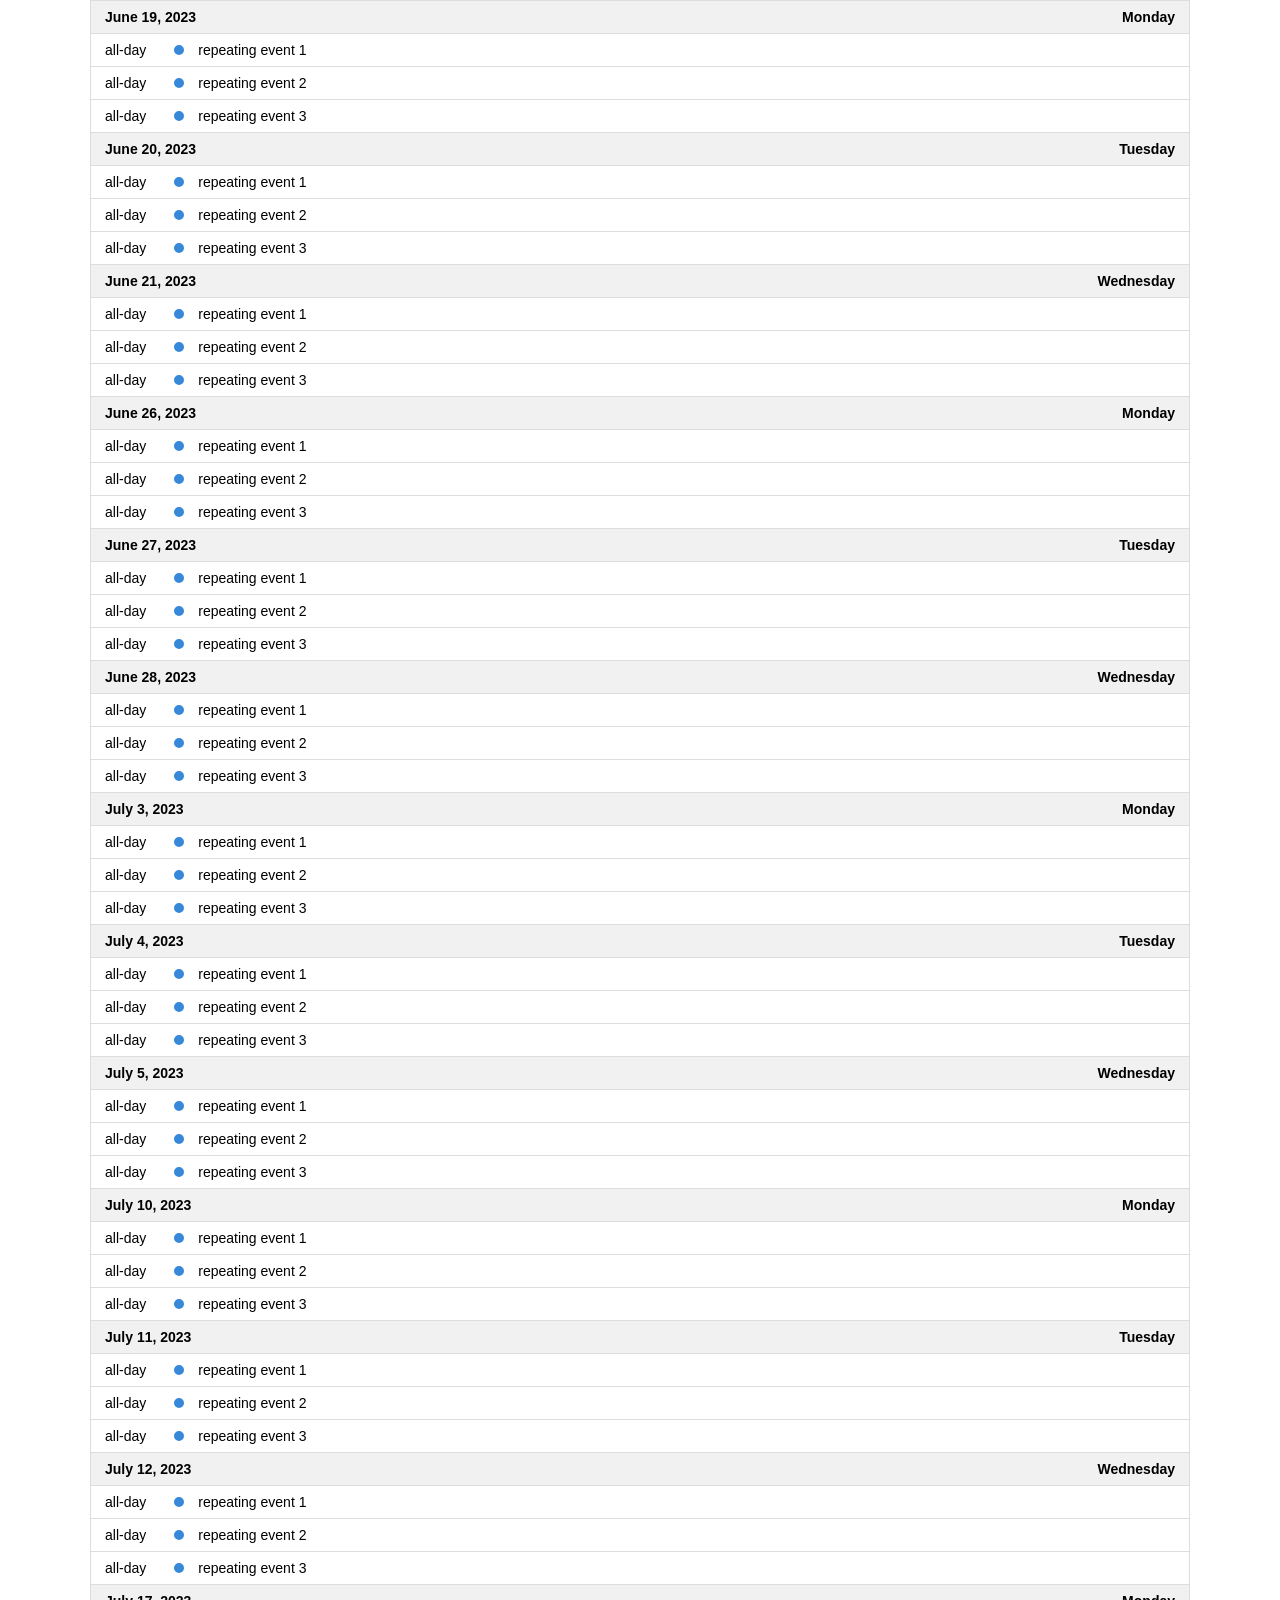
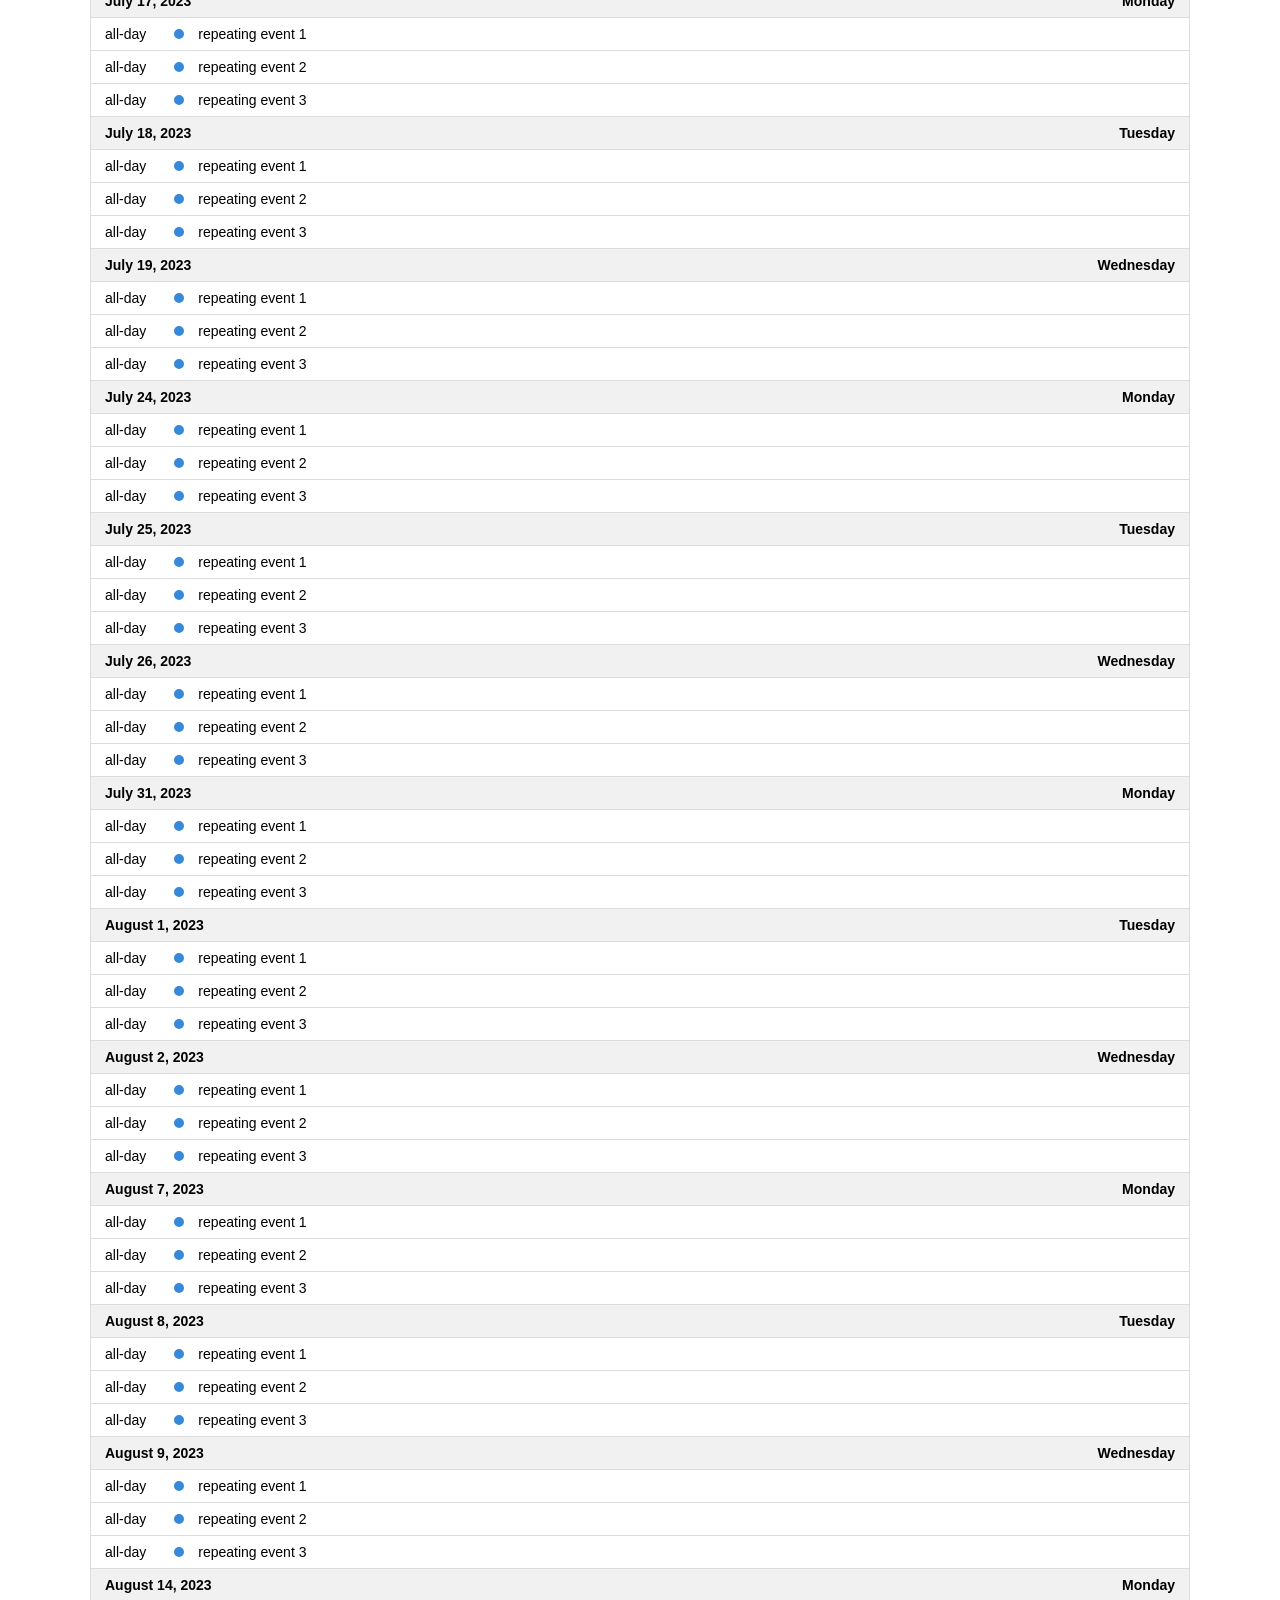
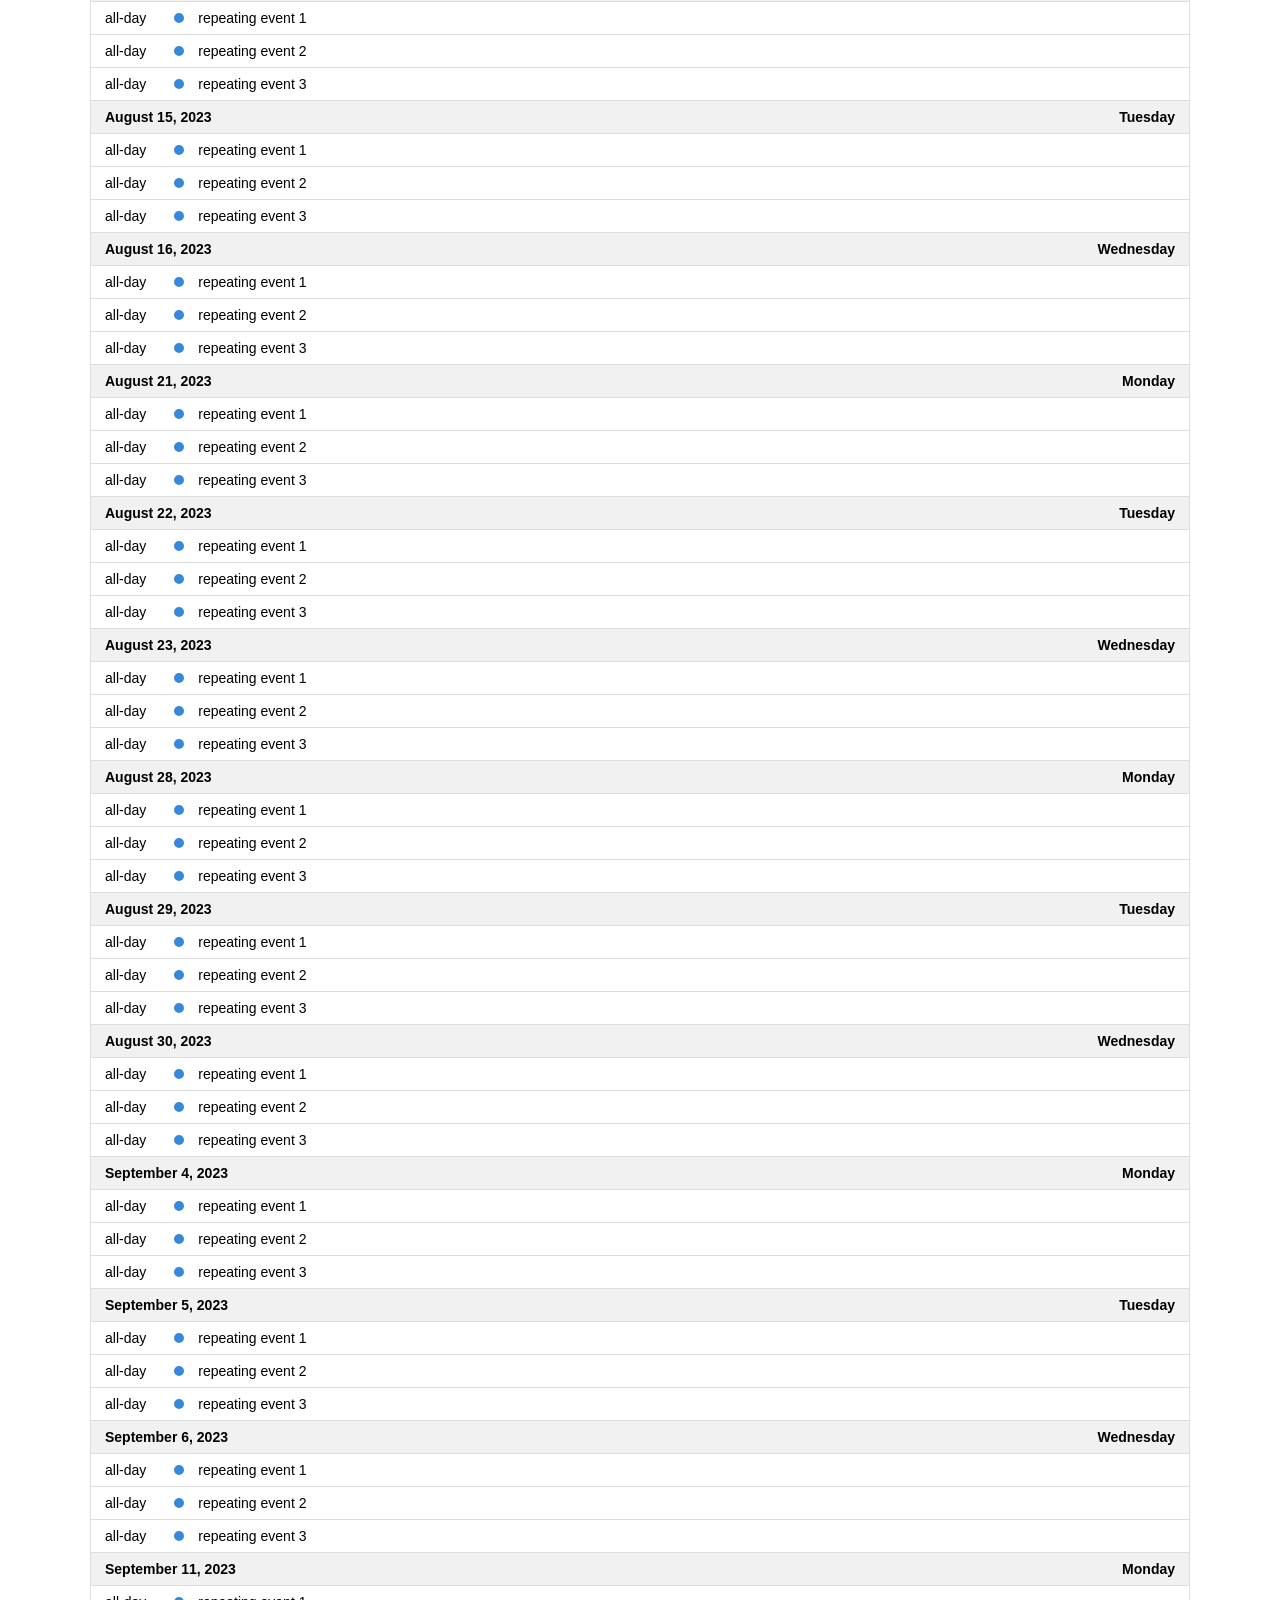
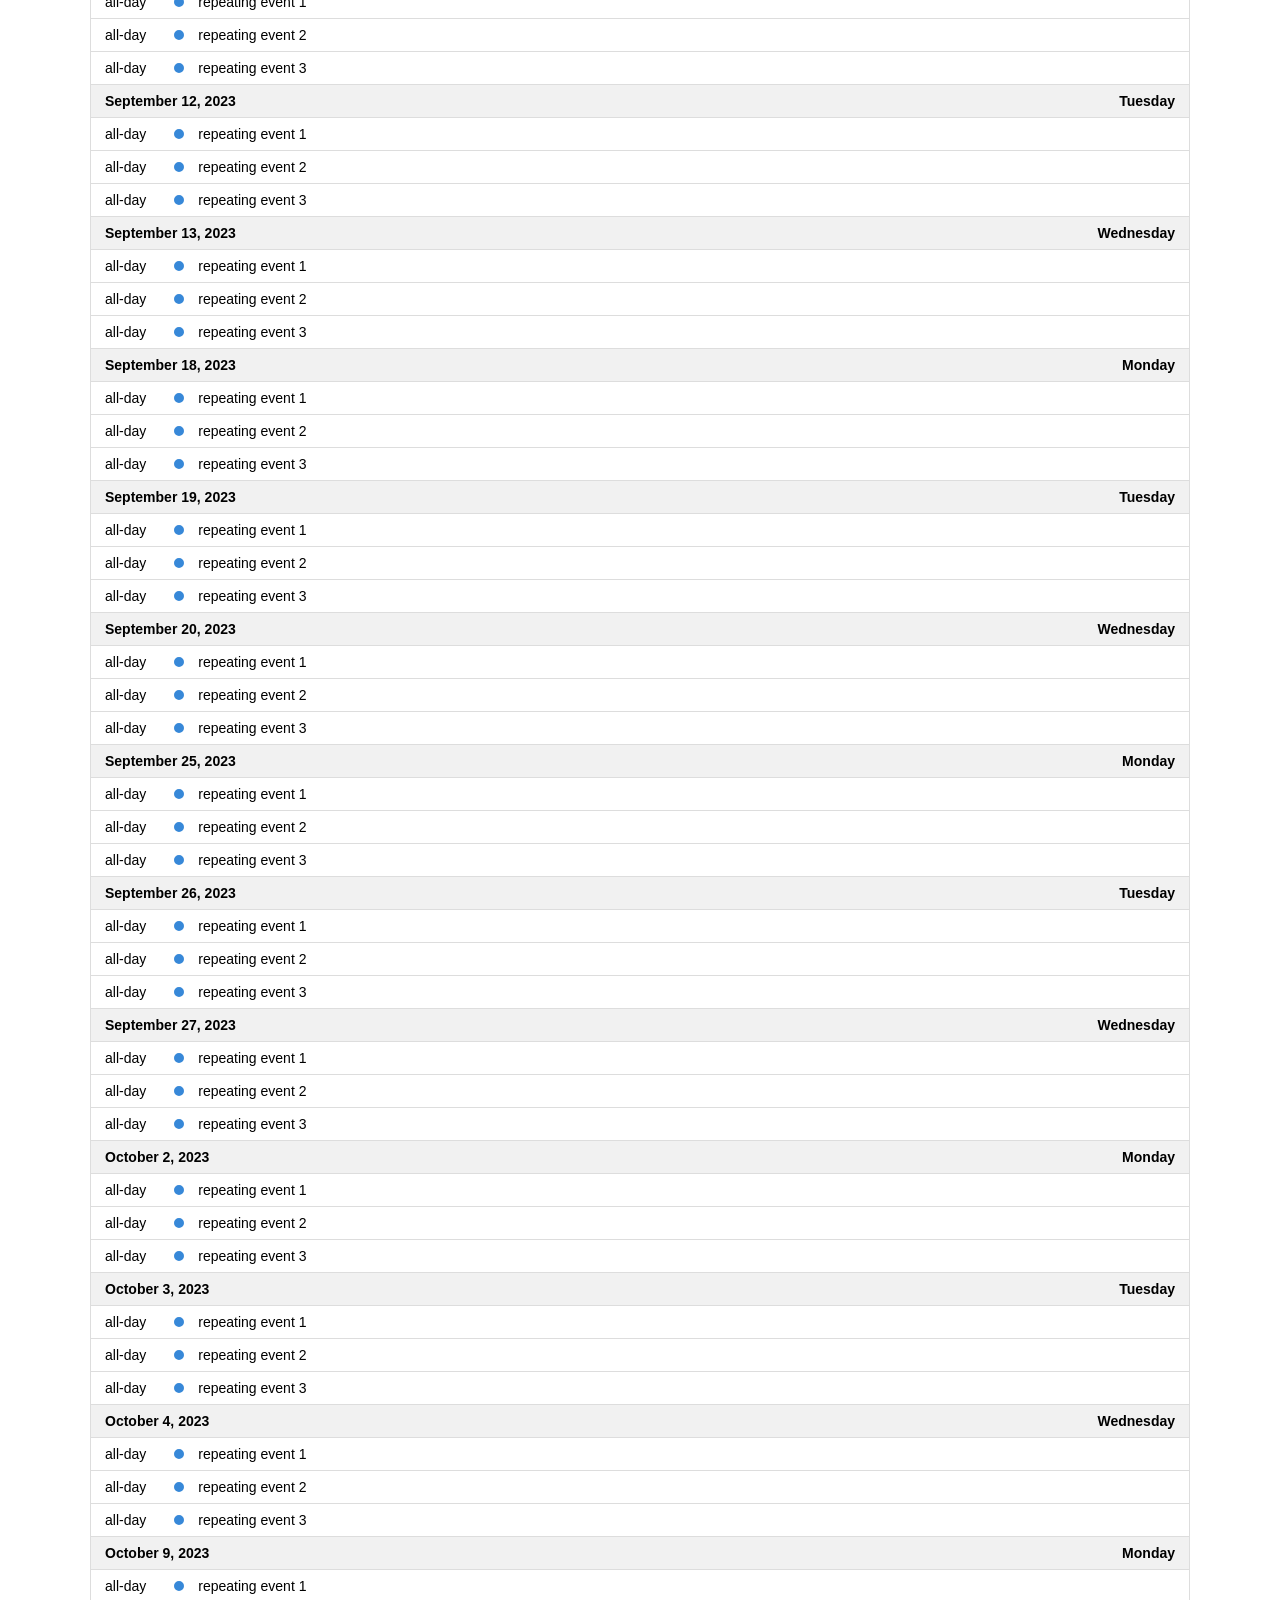
<file: Public/CONTENT/fullcalendar-6.1.9/examples/list-sticky-header.html>
<!DOCTYPE html>
<html>
<head>
<meta charset='utf-8' />
<script src='../dist/index.global.js'></script>
<script>

  document.addEventListener('DOMContentLoaded', function() {
    var calendarEl = document.getElementById('calendar');

    var calendar = new FullCalendar.Calendar(calendarEl, {
      height: 'auto',
      // stickyHeaderDates: false, // for disabling

      headerToolbar: {
        left: 'prev,next today',
        center: 'title',
        right: 'listMonth,listYear'
      },

      // customize the button names,
      // otherwise they'd all just say "list"
      views: {
        listMonth: { buttonText: 'list month' },
        listYear: { buttonText: 'list year' }
      },

      initialView: 'listYear',
      initialDate: '2023-01-12',
      navLinks: true, // can click day/week names to navigate views
      editable: true,
      events: [
        {
          title: 'repeating event 1',
          daysOfWeek: [ 1, 2, 3 ],
          duration: '00:30'
        },
        {
          title: 'repeating event 2',
          daysOfWeek: [ 1, 2, 3 ],
          duration: '00:30'
        },
        {
          title: 'repeating event 3',
          daysOfWeek: [ 1, 2, 3 ],
          duration: '00:30'
        }
      ]
    });

    calendar.render();
  });

</script>
<style>

  body {
    margin: 40px 10px;
    padding: 0;
    font-family: Arial, Helvetica Neue, Helvetica, sans-serif;
    font-size: 14px;
  }

  #calendar {
    max-width: 1100px;
    margin: 0 auto;
  }

</style>
</head>
<body>

  <div id='calendar'></div>

</body>
</html>
</file>
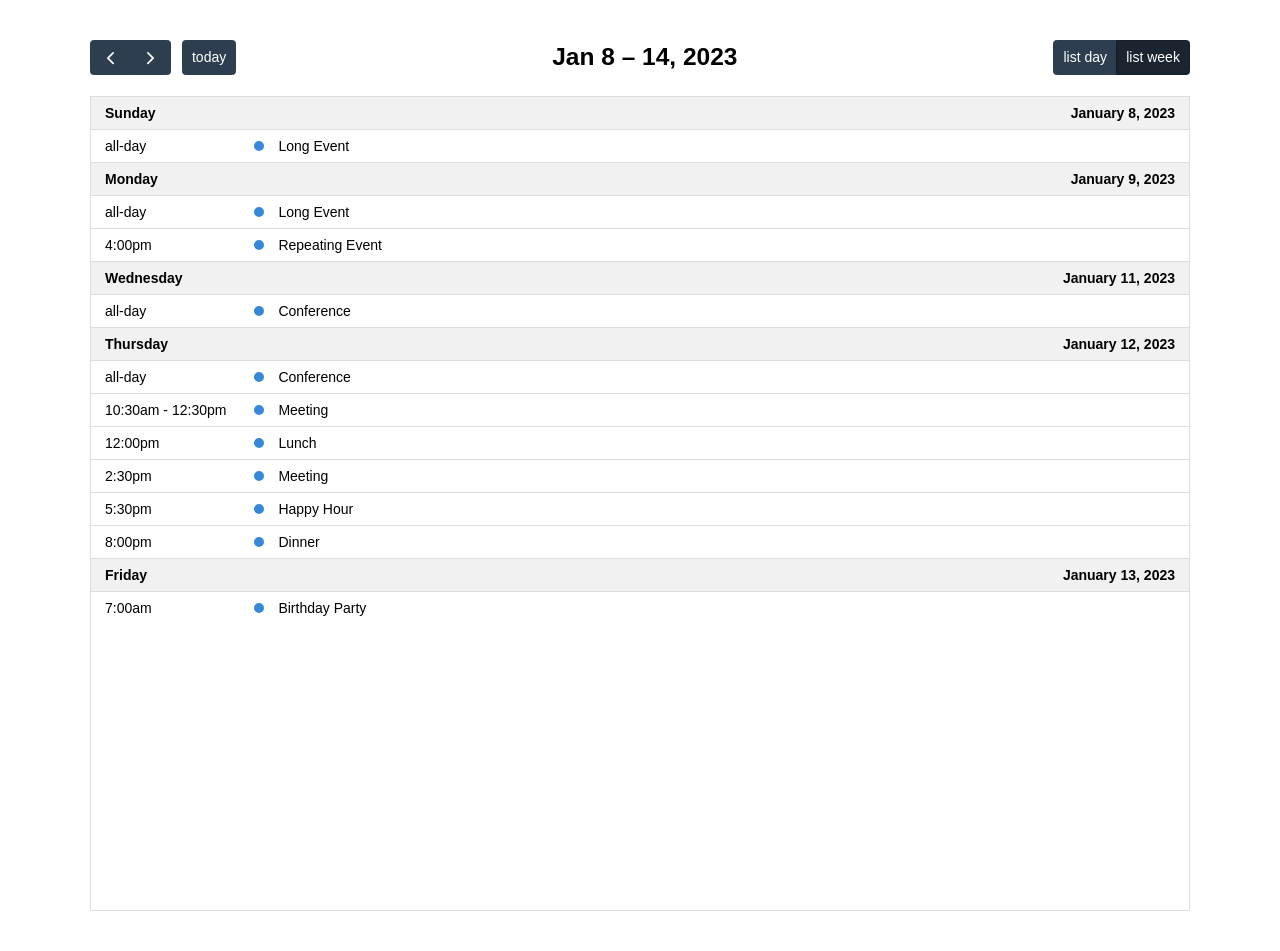
<file: Public/CONTENT/fullcalendar-6.1.9/examples/list-views.html>
<!DOCTYPE html>
<html>
<head>
<meta charset='utf-8' />
<script src='../dist/index.global.js'></script>
<script>

  document.addEventListener('DOMContentLoaded', function() {
    var calendarEl = document.getElementById('calendar');

    var calendar = new FullCalendar.Calendar(calendarEl, {

      headerToolbar: {
        left: 'prev,next today',
        center: 'title',
        right: 'listDay,listWeek'
      },

      // customize the button names,
      // otherwise they'd all just say "list"
      views: {
        listDay: { buttonText: 'list day' },
        listWeek: { buttonText: 'list week' }
      },

      initialView: 'listWeek',
      initialDate: '2023-01-12',
      navLinks: true, // can click day/week names to navigate views
      editable: true,
      dayMaxEvents: true, // allow "more" link when too many events
      events: [
        {
          title: 'All Day Event',
          start: '2023-01-01'
        },
        {
          title: 'Long Event',
          start: '2023-01-07',
          end: '2023-01-10'
        },
        {
          groupId: 999,
          title: 'Repeating Event',
          start: '2023-01-09T16:00:00'
        },
        {
          groupId: 999,
          title: 'Repeating Event',
          start: '2023-01-16T16:00:00'
        },
        {
          title: 'Conference',
          start: '2023-01-11',
          end: '2023-01-13'
        },
        {
          title: 'Meeting',
          start: '2023-01-12T10:30:00',
          end: '2023-01-12T12:30:00'
        },
        {
          title: 'Lunch',
          start: '2023-01-12T12:00:00'
        },
        {
          title: 'Meeting',
          start: '2023-01-12T14:30:00'
        },
        {
          title: 'Happy Hour',
          start: '2023-01-12T17:30:00'
        },
        {
          title: 'Dinner',
          start: '2023-01-12T20:00:00'
        },
        {
          title: 'Birthday Party',
          start: '2023-01-13T07:00:00'
        },
        {
          title: 'Click for Google',
          url: 'http://google.com/',
          start: '2023-01-28'
        }
      ]
    });

    calendar.render();
  });

</script>
<style>

  body {
    margin: 40px 10px;
    padding: 0;
    font-family: Arial, Helvetica Neue, Helvetica, sans-serif;
    font-size: 14px;
  }

  #calendar {
    max-width: 1100px;
    margin: 0 auto;
  }

</style>
</head>
<body>

  <div id='calendar'></div>

</body>
</html>
</file>
<file: Public/CSS/inicio.css>
/*Cuerpo de Página*/

/* Estilos para el elemento <main> */
main {
  margin: 40px; /* Márgenes alrededor del elemento <main> */
  background-color: pink;
}

main > a {
  text-decoration: none; /* Elimina el subrayado de los enlaces directos hijos de <main> */
}

/* Estilos para la clase 'precio' */
.precio {
  font-weight: bold; /* Peso de la fuente en negrita */
  background-color: yellow; /* Fondo amarillo para elementos con la clase 'precio' */
}

/* Estilos para la lista de hoteles */
.hotel-list {
  display: flex; /* Utiliza un contenedor flexible para los elementos hijos */
  flex-wrap: wrap; /* Permite que los elementos hijos se envuelvan a múltiples líneas */
  gap: 20px; /* Espacio entre los elementos hijos */
  justify-content: center; /* Centra los elementos en el contenedor horizontalmente */
  padding: 20px; /* Relleno alrededor de la lista de hoteles */
  background-color: #f9f9f9; /* Fondo gris claro para la lista */
}

/* Estilos para cada tarjeta de hotel */
.hotel-card {
  position: relative; /* Posición relativa para la tarjeta de hotel */
  width: 300px; /* Ancho de la tarjeta de hotel */
  background-color: #fff; /* Fondo blanco */
  border-radius: 8px; /* Bordes redondeados */
  box-shadow: 0 2px 4px rgba(0, 0, 0, 0.1); /* Sombra ligera */
  padding: 20px; /* Relleno interno de la tarjeta */
  text-align: center; /* Centra el texto horizontalmente */
  transition: background-color 0.3s ease; /* Transición suave para cambios de fondo */
}

/* Al pasar el mouse sobre la tarjeta, cambia el fondo */
.hotel-card:hover {
  background-image: linear-gradient(rgb(231, 247, 255), rgba(240, 240, 240, 0.8)); /* Cambia a un degradado al pasar el mouse */
}

.hotel-card img {
  width: 100%; /* Imagen ocupa el 100% del ancho de la tarjeta */
  border-radius: 6px; /* Bordes redondeados para la imagen */
  margin-bottom: 15px; /* Margen inferior para la imagen */
}

.hotel-card h2 {
  font-size: 20px; /* Tamaño de fuente para los títulos */
  margin-bottom: 10px; /* Margen inferior para los títulos */
}

/* Estilos para los enlaces dentro de <main> */
main a {
  color: #555; /* Color del texto de los enlaces */
  margin-bottom: 15px; /* Margen inferior para los enlaces */
}

/* Estilos para los botones dentro de las tarjetas de hotel */
.hotel-card button {
  background-color: #5ce241; /* Fondo azul para los botones */
  color: #fff; /* Color del texto en los botones */
  border: none; /* Sin borde */
  padding: 8px 16px; /* Relleno interno del botón */
  border-radius: 4px; /* Bordes redondeados del botón */
  cursor: pointer; /* Cursor de puntero al pasar por encima */
  transition: background-color 0.3s ease; /* Transición suave para cambios de fondo */
}

/* Al pasar el mouse sobre el botón, cambia el fondo */
.hotel-card button:hover {
  background-color: #0056b3; /* Cambia a un tono más oscuro al pasar el mouse */
}
</file>
<file: Public/CSS/PLANTILLAS/cabecera.css>
/*Fuentes de texto*/
@font-face{
  font-family: "SmoochSans";
  src: url("./../../FONTS/SmoochSans/SmoochSans-Light.ttf") format("truetype");
  font-weight: 100;
  font-style: normal;        
}

/* estilos base */
* {
  box-sizing: border-box;
}

main{
  margin-top: 2%;
  margin-bottom: 2%;
}

body {
  margin: 0;
  font-family: 'Signika Negative', sans-serif;
  background-color: #f5f5f5;
}

/*cabecera*/
.header {
    width: 100%;
    background-image: linear-gradient(#00c9db, rgba(250, 250, 250, 0.8));
}

.header a {
    text-decoration: none;
}

.child-header {
    max-width: 1400px;
    padding: 0 5%;
    margin: 0 auto 0;
    display: flex;
    justify-content: space-between;
    align-items: center;
}
  
/* logo*/
.link-logo {
    font-weight: 700;
    color: #000;
    font-size: 50px;
    font-family: "SmoochSans", Arial, Helvetica, sans-serif;
}
  
  /* menu de navegacion*/
  .box-menu-navegacion {
    width: 50%;
  }
  .box-menu-navegacion ul {
    margin: 0;
    list-style: none;
    padding: 0;
  }
  .menu-navegacion {  
    display: flex;
    justify-content: space-between;
    align-items: center;
  }
  .item-menu-link {
    text-transform: uppercase;
    font-weight: 700;
    font-size: 14px;
    color: #000;
    transition: .3s linear;
    padding: 1.8rem 0;
    display: inline-block;
  }
  
  /*Boton Menu*/
input#boton-menu {
  visibility: hidden;
  position: absolute;
  top: -9999px;
}

.lineas-menu {
  display: block;
  height: 15%;
  width: 80%;
  background-color: black;
  position: relative;
  cursor: pointer;
  box-sizing: border-box;
  margin-top: 14%;
  margin-left: 10%;
}

.boton-menu-boton {
  display: block;
  width: 40px;
  height: 40px;
  position: relative;
  cursor: pointer;
  box-sizing: border-box;
  border-radius: 5px;
  margin-left: 15px;
}

.boton-menu, .lineas-menu, .boton-menu-boton{
  display: none;
}

#boton-menu:checked + label .boton-menu-boton .lineas-menu:first-child {
  transform: translateY(200%) rotate(-45deg);
  transition: all 0.2s ease-out;
}

#boton-menu:checked + label .boton-menu-boton .lineas-menu:last-child {
  visibility: hidden;
}

#boton-menu:checked + label .boton-menu-boton .lineas-menu:nth-child(2) {
  transform: rotate(45deg);
  transition: all 0.2s ease-out;
}

#boton-menu + label .boton-menu-boton .lineas-menu:nth-child(2) {
  transition: all 0.2s ease-out;
}

#boton-menu + label .boton-menu-boton .lineas-menu:first-child {
  transition: all 0.2s ease-out;
}
  
  /* boton hamburguesa*/
  .btn-hamburguesa {
    display: none;
    background-color: transparent;
    height: 30px;
    border: none;
    cursor: pointer;
  }
  .btn-hamburguesa span {
    height: 2px;
    display: block;
    background-color: #000;
    width: 25px;
    border-radius: 20px;
  }
  .btn-hamburguesa span:nth-child(2) {
    margin: .4rem 0;
  }

@media screen and (max-width: 1500px) {
    /* boton hamburguesa*/
    .btn-hamburguesa {
      display: flex;
    }
    
    .boton-menu, .lineas-menu, .boton-menu-boton{
      display: block;
    }

    /*  header*/
    .header {
      position: relative;
      padding: 1rem 0;
    }
    
    /*  menu de navegacion*/
    .box-menu-navegacion {
      width: 95%;
      z-index: 3;
      position: absolute;
      top: 100%;
      left: 2.5%;
      background: linear-gradient(rgba(250, 250, 250, 0.8), #dbdbdb);
      transform: scaley(0);
      transform-origin: top;
      transition: .3s linear;
      padding: 0 2rem;
      border-radius: 0 0 5px 5px;
      border-bottom: 1px solid rgb(173, 173, 173);
      border-left: 1px solid rgb(173, 173, 173);
      border-right: 1px solid rgb(173, 173, 173);
    }
    .menu-navegacion {
      flex-direction: column;
      align-items: flex-start;
    }
    .item-menu-link {
      padding: 1rem 0;
    }
    .item-menu-sub-menu {
      display: flex;
      align-items: center;
      justify-content: space-between;
      flex-wrap: wrap;
      width: 100%;
    }
    .angle-view-sub-menu {
      border: 1px solid #000;
      width: 30px;
      display: flex;
      justify-content: center;
      padding: .2rem 0;
    }
    .sub-menu {
      width: 100%;
      position: initial;
      transform: scaley(1);
      display: none;
    }
    
    .item-menu-link:hover {
      color: #FF0000; /* Cambia el color a rojo al pasar el ratón por encima */
    }

    /*  activador sub menu*/
    .viewMenu {
      transform: scaley(1);
    }
}
</file>
<file: Public/CSS/PLANTILLAS/piePagina.css>
/*Pie de pagina*/
footer > section{
    display: flex;
    justify-content: center;
    margin: 0 auto;
    background-color: #008591;
    width: auto;
  }
  
  footer > section > section{
    width: 250px;
    margin: 2% 5% 0% 5%;
  }
  
  footer > section > section > article h3{
    color: white;
    text-decoration: underline;
  }
  
  footer > section > section article p{
    color: white;
  }
  
  footer > section:last-child{
    padding-top: 30px;
    padding-bottom: 10px;
    font-size: small;
    color: white;
  }
  
  /*Quita el estilo a los enlaces*/
  footer a{
    color: white;
    text-decoration: none;
  }
  
  /*Iconos redes sociales*/
  #instagram{
    background: url(./../../IMAGE/instagram.svg) no-repeat 90px 0px;
  }
  
  #X{
    background: url(./../../IMAGE/x-twitter.svg) no-repeat 90px 0px;
  }
  
  #facebook{
    background: url(./../../IMAGE/facebook-f.svg) no-repeat 94px 0px;
  }
  
  #telefono{
    background: url(./../../IMAGE/phone-volume-solid.svg) no-repeat 180px 0px;
  }
  
  #correoElectronico{
    background: url(./../../IMAGE/envelope-solid.svg) no-repeat 280px 0px;
    width: 300px;
  }
</file>
<file: Public/CSS/paginaHoteles.css>
/*Cabecera*/
.cabecera-hotel {
    font-family: Arial, sans-serif;
    background-color: #f9f9f9;
    padding: 20px;
    display: flex;
    align-items: center;
}

.cabecera-hotel h1 {
    font-size: 30px;
    flex: 1; /* Ocupa el espacio restante */
    margin: 0;
}

.reservar {
    padding: 10px 20px;
    background-color: #3498db;
    color: #fff;
    border: none;
    border-radius: 5px;
    cursor: pointer;
    transition: background-color 0.3s ease;
    box-shadow: 4px 4px 15px gray;
}

/*Galeria de Imagenes*/
.gallery {
    position: relative;
    max-width: 800px;
    margin: 20px auto;
    text-align: center;
    overflow: hidden;
}

.gallery-image {
    width: 700px; /* Tamaño de la imagen principal */
    max-width: 100%;
    height: auto;
    border-radius: 8px;
    box-shadow: 0 0 10px rgba(0, 0, 0, 0.2); /* Sombra suave */
    transition: opacity 0.5s ease-in-out;
    position: relative;
    z-index: 2; /* Imagen principal encima */
}

.previous-image,
.next-image {
    width: 350px; /* Tamaño de las imágenes laterales */
    max-width: 100%;
    height: 430px;
    opacity: 0.7; /* Opacidad reducida */
    position: absolute;
    top: 50%;
    transform: translateY(-56%);
    transition: opacity 0.5s ease-in-out;
    z-index: 1; /* Imágenes laterales detrás */
}

.previous-image {
    left: -200px; /* Ajusta la posición izquierda */
}

.next-image {
    right: -200px; /* Ajusta la posición derecha */
}


button {
    padding: 8px 16px;
    margin: 10px;
    border: none;
    border-radius: 4px;
    cursor: pointer;
    background-color: #007bff;
    color: #fff;
    font-size: 16px;
    transition: background-color 0.3s ease;
  }
  
button:hover {
    background-color: #0056b3;
}

.descripcion {
    margin-left: 40px;
    margin-right: 40px;
    font-family: Arial, sans-serif;
    margin-bottom: 20px;
    border: 1px solid #ccc;
    padding: 15px;
}

.descripcion-corta {
    max-height: 150px;
    overflow: hidden;
}

.descripcion-completa {
    display: none;
}

#verMasBtn {
    display: block;
    margin-top: 10px;
    padding: 8px 15px;
    background-color: #3498db;
    color: #fff;
    border: none;
    cursor: pointer;
    transition: background-color 0.3s ease;
}

#verMasBtn:hover {
    background-color: #2980b9;
}

.contacto{
    margin-left: 40px;
}

.precio{
    margin-left: 40px;
}

.dinero{
    font-weight: bold;
    background-color: yellow;
}

/* Estilos para la información del hotel */
.hotel-info {
    max-width: 800px;
    margin: 0 auto;
    background-color: #f9f9f9;
    border-radius: 8px;
}

/* Estilos opiniones */
.opiniones {
    font-family: Arial, sans-serif;
    margin-bottom: 30px;
    margin-left: 40px;
    margin-right: 40px;
}

.opiniones h2 {
    font-size: 1.5em;
    margin-bottom: 15px;
}

/* Estilos para las opiniones */
.opinions {
    display: flex;
    flex-direction: column;
    gap: 15px;
}

.opinion {
    background-color: #f9f9f9;
    padding: 15px;
    border-radius: 5px;
    box-shadow: 0 2px 4px rgba(0, 0, 0, 0.1);
}

.opinion p {
    margin: 0;
}

/* Estilos para el formulario de añadir opinión */
#opinion-form {
    margin-top: 20px;
}

#opinion-form textarea {
    width: 100%;
    padding: 10px;
    font-size: 1em;
    border: 1px solid #ccc;
    border-radius: 5px;
    resize: vertical;
    margin-bottom: 10px;
}

#opinion-form input[type="submit"] {
    padding: 10px 15px;
    background-color: #3498db;
    color: #fff;
    border: none;
    border-radius: 5px;
    cursor: pointer;
    transition: background-color 0.3s ease;
}

#opinion-form input[type="submit"]:hover {
    background-color: #2980b9;
}
</file>
<file: Public/CSS/inicioSesion.css>
/* Estilos para el contenido principal */
.login-main {
    display: flex;
    justify-content: center;
    align-items: center;
    height: 55vh;
    background-color: #f2f2f2;
}

/* Estilos para el contenedor del formulario */
.login-container {
    background-color: #fff;
    padding: 20px;
    width: 400px;
    border-radius: 8px;
    box-shadow: 0px 0px 10px 0px rgba(0, 0, 0, 0.1);
}

/* Estilos para el formulario */
form {
    display: flex;
    flex-direction: column;
}

.form-group {
    margin-bottom: 15px;
}

label {
    margin-bottom: 5px;
    font-weight: bold;
}

input[type="text"],
input[type="password"] {
    padding: 8px;
    border-radius: 4px;
    border: 1px solid #ccc;
    width: 100%;
}

input[type="checkbox"] {
    margin-right: 5px;
    vertical-align: middle;
}

button {
    padding: 10px;
    border: none;
    border-radius: 4px;
    background-color: #007bff;
    color: #fff;
    cursor: pointer;
    transition: background-color 0.3s ease;
}

button:hover {
    background-color: #0056b3;
}
</file>
<file: Public/CSS/politicaDePrivacidad.css>
/* Estilos para el contenido principal */
.privacy-policy {
    max-width: 800px;
    margin: 20px auto;
    padding: 20px;
    background-color: #fff;
    border-radius: 8px;
    box-shadow: 0 0 10px rgba(0, 0, 0, 0.1);
}

/* Estilos para los títulos de sección */
h1 {
    text-align: center;
    margin-bottom: 20px;
}

h2 {
    margin-top: 30px;
}
</file>
<file: Public/CSS/servicios.css>
/* Estilos para el contenido principal */
.services {
    max-width: 800px;
    margin: 20px auto;
    padding: 20px;
    background-color: #fff;
    border-radius: 8px;
    box-shadow: 0 0 10px rgba(0, 0, 0, 0.1);
}

/* Estilos para los títulos de sección */
h1 {
    text-align: center;
    margin-bottom: 20px;
}

h2 {
    margin-top: 30px;
}
</file>
<file: Public/CSS/sobreNosotros.css>
/* Estilos para el contenido principal */
.about-us {
    max-width: 800px;
    margin: 20px auto;
    padding: 20px;
    background-color: #fff;
    border-radius: 8px;
    box-shadow: 0 0 10px rgba(0, 0, 0, 0.1);
}

/* Estilos para los títulos de sección */
h1 {
    text-align: center;
    margin-bottom: 20px;
    color: blueviolet;
}

h2 {
    margin-top: 30px;
    color: blue;
}

#botonVolver{
    border: 2px solid teal;
    border-radius: 20px;
    display: flex;
    margin: auto;
    width: 10%;
    text-align: center;
    justify-content: center;
    height: 30px;
    align-items: center;
    margin-top: 10px;
    margin-bottom: 10px;
}
</file>
<file: Public/CSS/terminosYCondiciones.css>
/* Estilos para el contenido principal */
.terms-and-conditions {
    max-width: 800px;
    margin: 20px auto;
    padding: 20px;
    background-color: #fff;
    border-radius: 8px;
    box-shadow: 0 0 10px rgba(0, 0, 0, 0.1);
}

/* Estilos para los títulos de sección */
h1 {
    text-align: center;
    margin-bottom: 20px;
}

h2 {
    margin-top: 30px;
}
</file>
